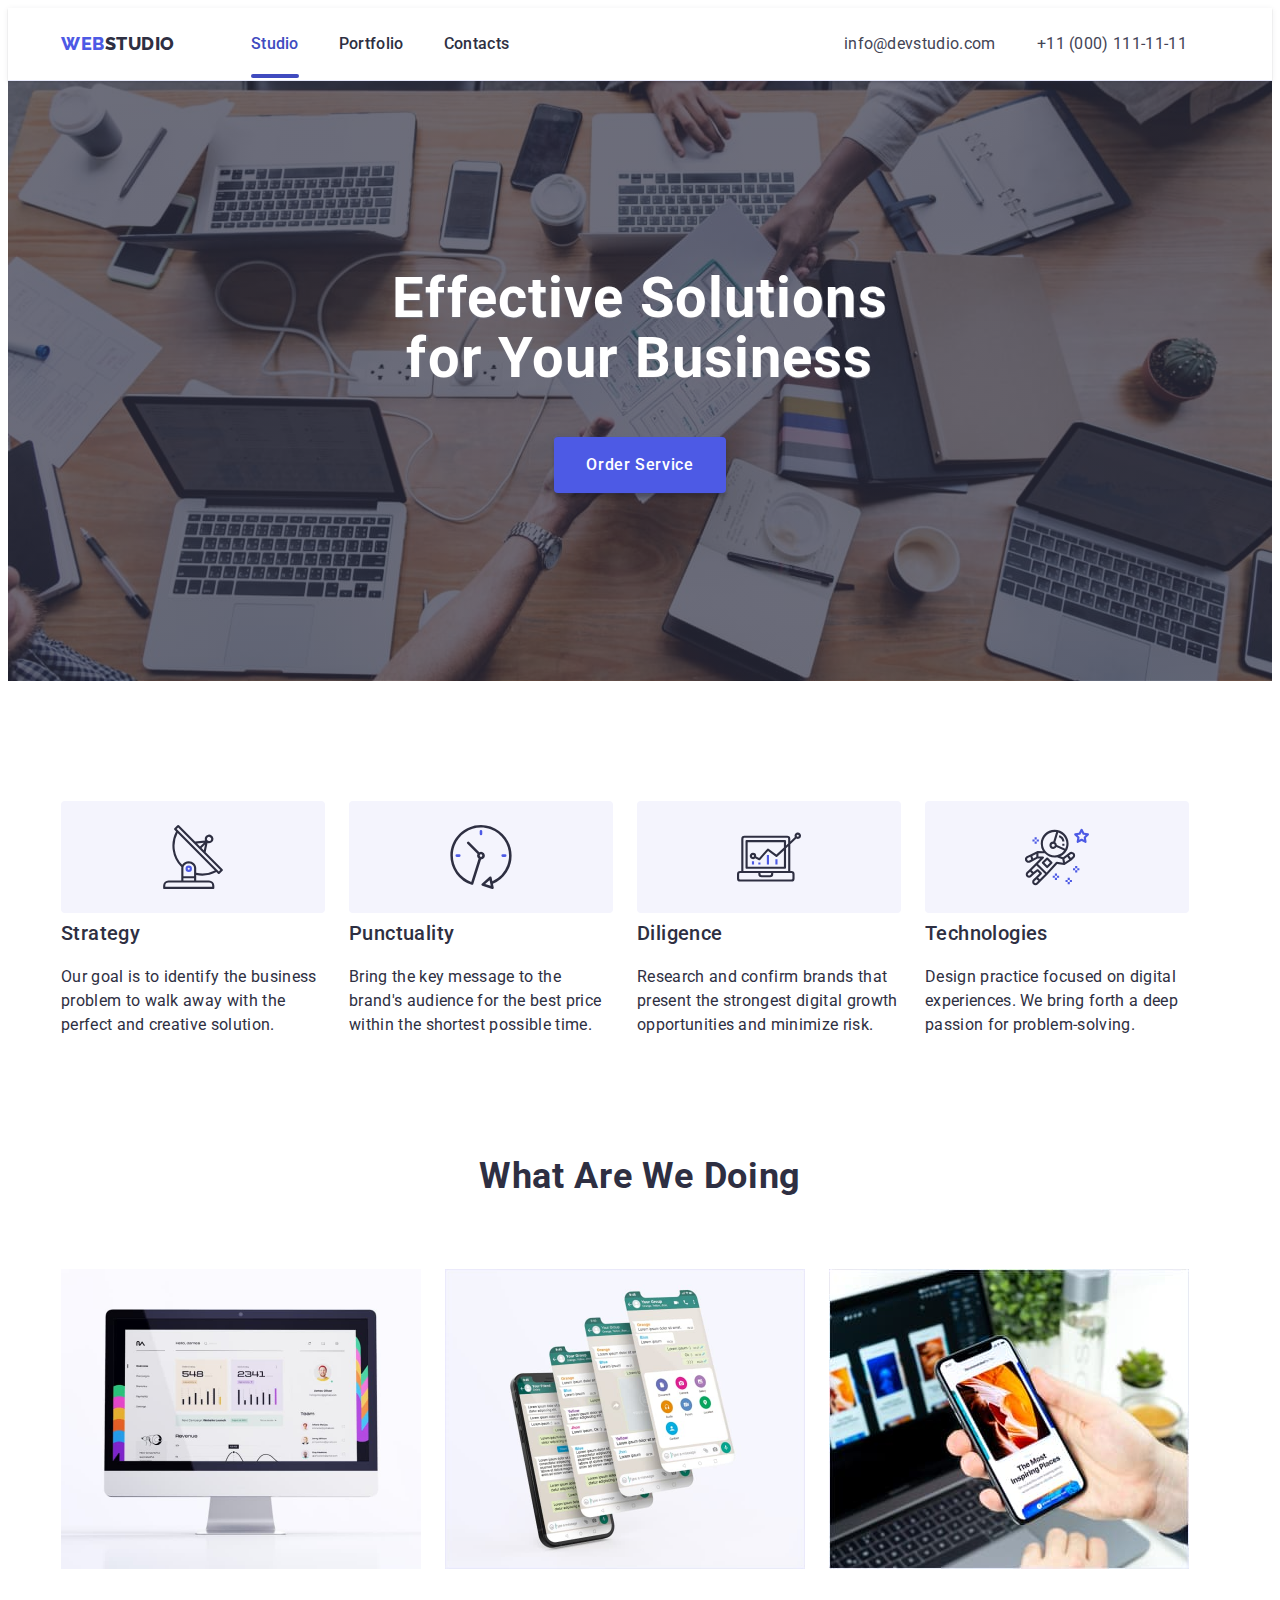
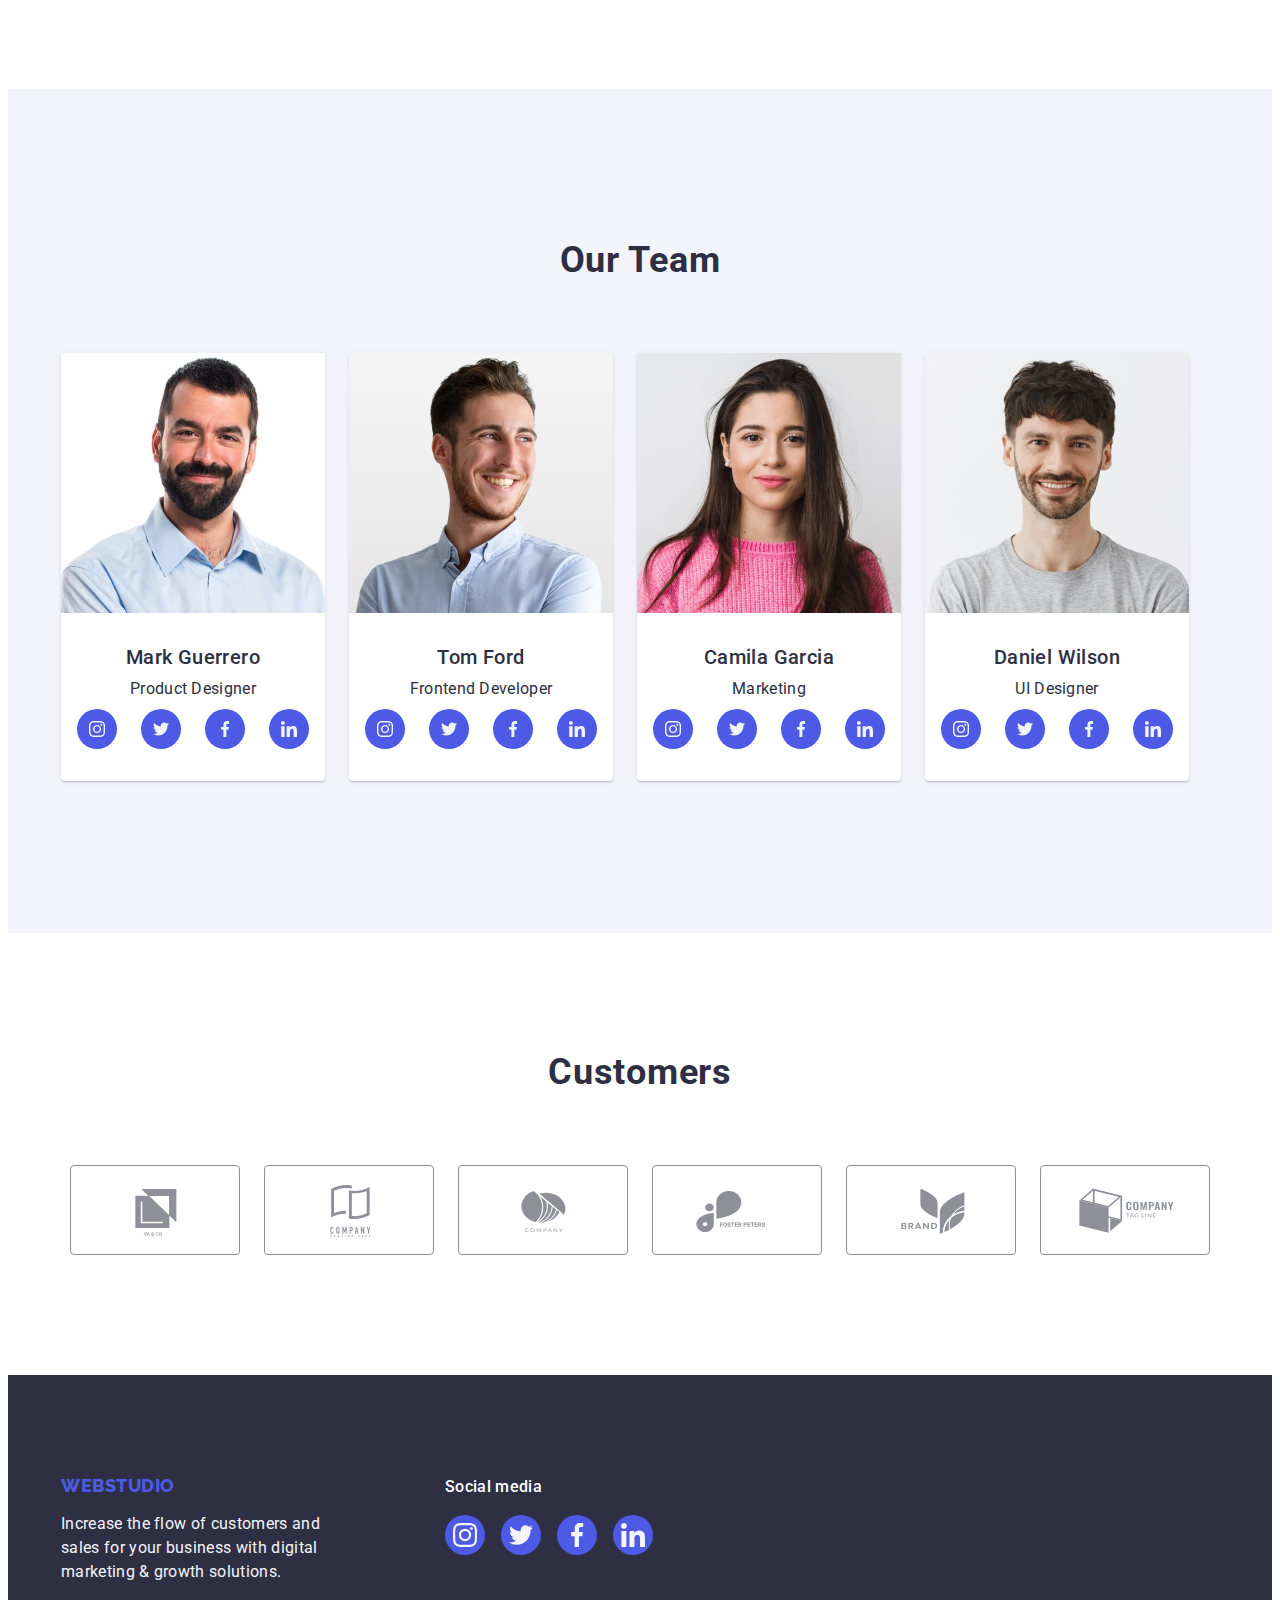
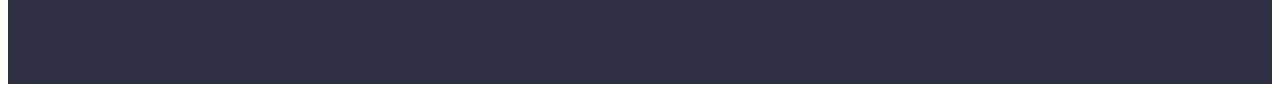
<file: index.html>
<!DOCTYPE html>
<html lang="en">

<head>
    <meta charset="UTF-8">
    <meta http-equiv="X-UA-Compatible" content="IE=edge">
    <meta name="viewport" content="width=device-width, initial-scale=1.0">
    <title>WebStudio</title>
    <link rel="preconnect" href="https://fonts.googleapis.com">
    <link rel="preconnect" href="https://fonts.gstatic.com" crossorigin>
    <link
        href="https://fonts.googleapis.com/css2?family=Montserrat:wght@400;700&family=Raleway:wght@800&family=Roboto:wght@400;500;700;900&display=swap"
        rel="stylesheet">
    <link rel="stylesheet" href="https://cdnjs.cloudflare.com/ajax/libs/modern-normalize/2.0.0/modern-normalize.min.css"
        integrity="sha512-4xo8blKMVCiXpTaLzQSLSw3KFOVPWhm/TRtuPVc4WG6kUgjH6J03IBuG7JZPkcWMxJ5huwaBpOpnwYElP/m6wg=="
        crossorigin="anonymous" referrerpolicy="no-referrer">
    <link rel="stylesheet" href="./css/styles.css">
</head>

<body>
    <!-- HEADER -->

    <header class="header">
        <div class="container header-container">
            <nav class="header-nav">
                <a class="header-logo link link-logo" href="./index.html">Web<span class="logo-header">Studio</span></a>
                <ul class="list list-menu">
                    <li class="header-item">
                        <a class="header-link link link-logo active" href="./index.html">Studio</a>
                    </li>
                    <li class="header-item">
                        <a class="header-link link link-logo" href="./portfolio.html">Portfolio</a>
                    </li>
                    <li class="header-item">
                        <a class="header-link link link-logo" href="">Contacts</a>
                    </li>
                </ul>
            </nav>
            <address class="header-adr">
                <ul class="list list-contacts">
                    <li class="item-mail">
                        <a class="link-contact link link-logo" href="mailto:info@devstudio.com">info@devstudio.com</a>
                    </li>
                    <li class="item-tel">
                        <a class="link-contact link link-logo" href="tel:+110001111111">+11 (000) 111-11-11</a>
                    </li>
                </ul>
            </address>
        </div>
    </header>

    <!-- MAIN -->

    <main class="main">

        <!-- EFFECTIVE SOLUTIONS FOR YOUR BUSINESS -->

        <section class="solutions-section">
            <div class="container solutions-cont">
                <h1 class="title solutions-title">Effective Solutions for Your Business</h1>
                <button class="btn" type="button" data-modal-open>Order Service</button>
            </div>
        </section>

        <!-- ADVANTAGES -->

        <section class="advantages-section">
            <div class="container advantages-conteiner">
                <h2 class="visually-hidden">advantages</h2>
                <ul class="list advantages-list">
                    <li class="advantages-item">
                        <div class="conteiner-icon">
                            <svg class="advantages-icon" width="64" height="64">
                                <use href="./images/icons.svg#icon-antenna"></use>
                            </svg>
                        </div>
                        <h3 class="advantages-title title">Strategy</h3>
                        <p class="advantages-text text">Our goal is to identify the business problem to walk away
                            with
                            the perfect and creative solution.
                        </p>
                    </li>
                    <li class="advantages-item">
                        <div class="conteiner-icon">
                            <svg class="advantages-icon" width="64" height="64">
                                <use href="./images/icons.svg#icon-clock"></use>
                            </svg>
                        </div>
                        <h3 class="advantages-title title">Punctuality</h3>
                        <p class="advantages-text text">Bring the key message to the brand's audience for the best
                            price
                            within the shortest possible
                            time.</p>
                    </li>
                    <li class="advantages-item">
                        <div class="conteiner-icon">
                            <svg class="advantages-icon" width="64" height="64">
                                <use href="./images/icons.svg#icon-diagram"></use>
                            </svg>
                        </div>
                        <h3 class="advantages-title title">Diligence</h3>
                        <p class="advantages-text text">Research and confirm brands that present the strongest
                            digital
                            growth opportunities and minimize
                            risk.</p>
                    </li>
                    <li class="advantages-item">
                        <div class="conteiner-icon">
                            <svg class="advantages-icon" width="64" height="64">
                                <use href="./images/icons.svg#icon-astronaut"></use>
                            </svg>
                        </div>
                        <h3 class="advantages-title title">Technologies</h3>
                        <p class="advantages-text text">Design practice focused on digital experiences. We bring
                            forth a
                            deep passion for
                            problem-solving.</p>
                    </li>
                </ul>
            </div>
        </section>

        <!-- WHAT ARE WE DOING -->

        <section class="content-section">
            <div class="container">
                <h2 class="content-title title">What are we doing</h2>
                <ul class="list content-list">
                    <li class="content-img">
                        <img src="./images/rectangle.jpg" alt="monitor" width="360" height="300">
                    </li>
                    <li class="content-img">
                        <img src="./images/rectangle1.jpg" alt="phone" width="360" height="300">
                    </li>
                    <li class="content-img">
                        <img src="./images/rectangle2.jpg" alt="desctop" width="360" height="300">
                    </li>
                </ul>
            </div>
        </section>

        <!-- OUR TEAM -->

        <section class="team-section">
            <div class="container container-ot">
                <h2 class="team-title title">Our Team</h2>
                <ul class="list team-list">
                    <li class="team-item">
                        <img src="./images/mark.jpg" alt="Product Designer" width="264" height="260">
                        <div class="item-info">
                            <h3 class="title team-name">Mark Guerrero</h3>
                            <p class="text team-text">Product Designer</p>
                            <ul class="list sl-list">
                                <li class="item sl-item">
                                    <a class="link sl-link" href="" aria-label="instagram">
                                        <svg class="icon-ot" width="16" height="16">
                                            <use href="./images/icons.svg#icon-instagram"></use>
                                        </svg>
                                    </a>
                                </li>
                                <li class="item sl-item">
                                    <a class="link sl-link" href="" aria-label="twitter">
                                        <svg class="icon-ot" width="16" height="16">
                                            <use href="./images/icons.svg#icon-twitter"></use>
                                        </svg>
                                    </a>
                                </li>
                                <li class="item sl-item">
                                    <a class="link sl-link" href="" aria-label="facebook">
                                        <svg class="icon-ot" width="16" height="16">
                                            <use href="./images/icons.svg#icon-facebook"></use>
                                        </svg>
                                    </a>
                                </li>
                                <li class="item sl-item">
                                    <a class="link sl-link" href="" aria-label="linkedin">
                                        <svg class="icon-ot" width="16" height="16">
                                            <use href="./images/icons.svg#icon-linkedin"></use>
                                        </svg>
                                    </a>
                                </li>
                            </ul>
                        </div>
                    </li>
                    <li class="team-item">
                        <img src="./images/tomford.jpg" alt="Frontend Developer" width="264" height="260">
                        <div class="item-info">
                            <h3 class="title team-name">Tom Ford</h3>
                            <p class="text team-text">Frontend Developer</p>
                            <ul class="list sl-list">
                                <li class="item sl-item">
                                    <a class="link sl-link" href="" aria-label="instagram">
                                        <svg class="icon-ot" width="16" height="16">
                                            <use href="./images/icons.svg#icon-instagram"></use>
                                        </svg>
                                    </a>
                                </li>
                                <li class="item sl-item">
                                    <a class="link sl-link" href="" aria-label="twitter">
                                        <svg class="icon-ot" width="16" height="16">
                                            <use href="./images/icons.svg#icon-twitter"></use>
                                        </svg>
                                    </a>
                                </li>
                                <li class="item sl-item">
                                    <a class="link sl-link" href="" aria-label="facebook">
                                        <svg class="icon-ot" width="16" height="16">
                                            <use href="./images/icons.svg#icon-facebook"></use>
                                        </svg>
                                    </a>
                                </li>
                                <li class="item sl-item">
                                    <a class="link sl-link" href="" aria-label="linkedin">
                                        <svg class="icon-ot" width="16" height="16">
                                            <use href="./images/icons.svg#icon-linkedin"></use>
                                        </svg>
                                    </a>
                                </li>
                            </ul>
                        </div>
                    </li>
                    <li class="team-item">
                        <img src="./images/camila.jpg" alt="Marketing" width="264" height="260">
                        <div class="item-info">
                            <h3 class="title team-name">Camila Garcia</h3>
                            <p class="text team-text">Marketing</p>
                            <ul class="list sl-list">
                                <li class="item sl-item">
                                    <a class="link sl-link" href="" aria-label="instagram">
                                        <svg class="icon-ot" width="16" height="16">
                                            <use href="./images/icons.svg#icon-instagram"></use>
                                        </svg>
                                    </a>
                                </li>
                                <li class="item sl-item">
                                    <a class="link sl-link" href="" aria-label="twitter">
                                        <svg class="icon-ot" width="16" height="16">
                                            <use href="./images/icons.svg#icon-twitter"></use>
                                        </svg>
                                    </a>
                                </li>
                                <li class="item sl-item">
                                    <a class="link sl-link" href="" aria-label="facebook">
                                        <svg class="icon-ot" width="16" height="16">
                                            <use href="./images/icons.svg#icon-facebook"></use>
                                        </svg>
                                    </a>
                                </li>
                                <li class="item sl-item">
                                    <a class="link sl-link" href="" aria-label="linkedin">
                                        <svg class="icon-ot" width="16" height="16">
                                            <use href="./images/icons.svg#icon-linkedin"></use>
                                        </svg>
                                    </a>
                                </li>
                            </ul>
                        </div>

                    </li>
                    <li class="team-item">
                        <img src="./images/daniel.jpg" alt="UI Designer" width="264" height="260">
                        <div class="item-info">
                            <h3 class="title team-name">Daniel Wilson</h3>
                            <p class="text team-text">UI Designer</p>
                            <ul class="list sl-list">
                                <li class="item sl-item">
                                    <a class="link sl-link" href="" aria-label="instagram">
                                        <svg class="icon-ot" width="16" height="16">
                                            <use href="./images/icons.svg#icon-instagram"></use>
                                        </svg>
                                    </a>
                                </li>
                                <li class="item sl-item">
                                    <a class="link sl-link" href="" aria-label="twitter">
                                        <svg class="icon-ot" width="16" height="16">
                                            <use href="./images/icons.svg#icon-twitter"></use>
                                        </svg>
                                    </a>
                                </li>
                                <li class="item sl-item">
                                    <a class="link sl-link" href="" aria-label="facebook">
                                        <svg class="icon-ot" width="16" height="16">
                                            <use href="./images/icons.svg#icon-facebook"></use>
                                        </svg>
                                    </a>
                                </li>
                                <li class="item sl-item">
                                    <a class="link sl-link" href="" aria-label="linkedin">
                                        <svg class="icon-ot" width="16" height="16">
                                            <use href="./images/icons.svg#icon-linkedin"></use>
                                        </svg>
                                    </a>
                                </li>
                            </ul>
                        </div>
                    </li>
                </ul>
            </div>
        </section>
        <!-- CLIENTS -->
        <section class="clients-section">
            <div class="container">
                <h2 class="title clients-title">Customers</h2>
                <ul class="list cliets-list">
                    <li class="item clients-item">
                        <a class="link clients-link" href="" aria-label="logo 1">
                            <svg class="clients-icon" width="104" height="56">
                                <use href="./images/icons.svg#icon-logo-1"></use>
                            </svg>
                        </a>
                    </li>
                    <li class="item clients-item">
                        <a class="link clients-link" href="" aria-label="logo 2">
                            <svg class="clients-icon" width="104" height="56">
                                <use href="./images/icons.svg#icon-logo-2"></use>
                            </svg>
                        </a>
                    </li>
                    <li class="item clients-item">
                        <a class="link clients-link" href="" aria-label="logo 3">
                            <svg class="clients-icon" width="104" height="56">
                                <use href="./images/icons.svg#icon-logo-3"></use>
                            </svg>
                        </a>
                    </li>
                    <li class="item clients-item">
                        <a class="link clients-link" href="" aria-label="logo 4">
                            <svg class="clients-icon" width="104" height="56">
                                <use href="./images/icons.svg#icon-logo-4"></use>
                            </svg>
                        </a>
                    </li>
                    <li class="item clients-item">
                        <a class="link clients-link" href="" aria-label="logo 5">
                            <svg class="clients-icon" width="104" height="56">
                                <use href="./images/icons.svg#icon-logo-5"></use>
                            </svg>
                        </a>
                    </li>
                    <li class="item clients-item">
                        <a class="link clients-link" href="" aria-label="logo 6">
                            <svg class="clients-icon" width="104" height="56">
                                <use href="./images/icons.svg#icon-logo-6"></use>
                            </svg>
                        </a>
                    </li>
                </ul>
            </div>
        </section>
    </main>

    <!-- FOOTER -->
    <!-- LOGO -->

    <footer class="footer">
        <div class="container footer-container">
            <div class="conteiner-logo">
                <a class="link footer-logo" href="./index.html">Web<span class="logo-footer">Studio</span>
                </a>
                <p class="footer-text">
                    Increase the flow of customers and sales for your business with digital marketing & growth
                    solutions.
                </p>
            </div>
            <!-- SOCIAL MEDIA -->
            <div class="social_media">
                <p class="footer-text text-sm">Social media</p>
                <ul class="list sm-list">
                    <li class="item sm-item">
                        <a class="link sm-link" href="" aria-label="instagram">
                            <svg class="icon-footer" width="24" height="24">
                                <use href="./images/icons.svg#icon-instagram"></use>
                            </svg>
                        </a>
                    </li>
                    <li class="item sm-item">
                        <a class="link sm-link" href="" aria-label="twitter">
                            <svg class="icon-footer" width="24" height="24">
                                <use href="./images/icons.svg#icon-twitter"></use>
                            </svg>
                        </a>
                    </li>
                    <li class="item sm-item">
                        <a class="link sm-link" href="" aria-label="facebook">
                            <svg class="icon-footer" width="24" height="24">
                                <use href="./images/icons.svg#icon-facebook"></use>
                            </svg>
                        </a>
                    </li>
                    <li class="item sm-item">
                        <a class="link sm-link" href="" aria-label="linkedin">
                            <svg class="icon-footer" width="24" height="24">
                                <use href="./images/icons.svg#icon-linkedin"></use>
                            </svg>
                        </a>
                    </li>
                </ul>
            </div>
        </div>
    </footer>
    <div class="backdrop is-hidden" data-modal>
        <div class="modal">
            <button class="modal-btn" type="button" data-modal-close>
                <svg class="modal-icon" width="8" height="8">
                    <use href="./images/icons.svg#icon-close"></use>
                </svg>
            </button>
        </div>
    </div>
    <script src="./js/modal.js"></script>
</body>

</html>
</file>
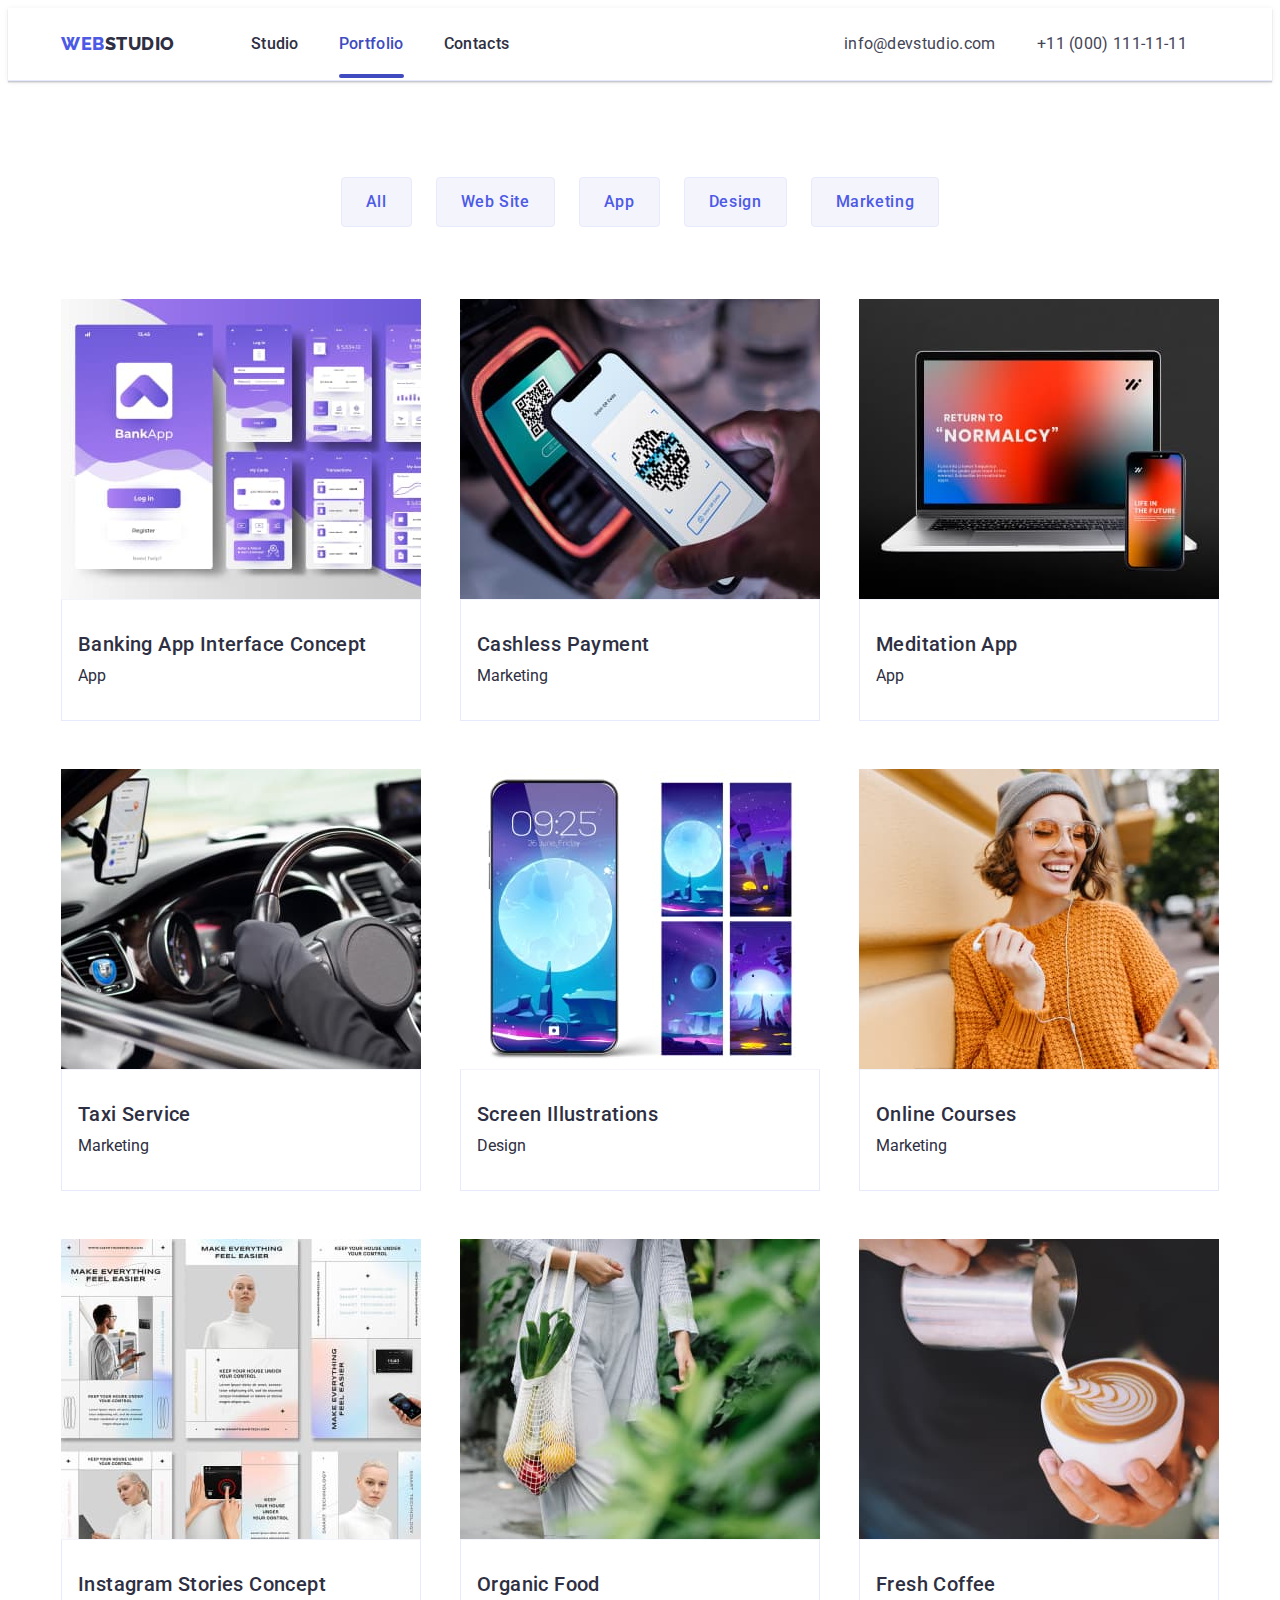
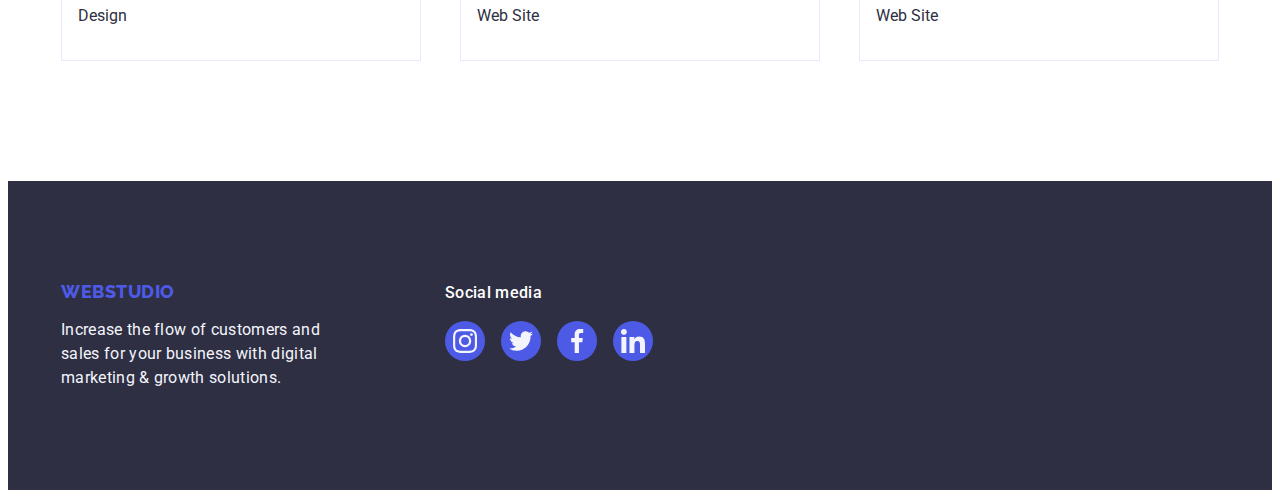
<file: portfolio.html>
<!DOCTYPE html>
<html lang="en">

<head>
    <meta charset="UTF-8">
    <meta http-equiv="X-UA-Compatible" content="IE=edge">
    <meta name="viewport" content="width=device-width, initial-scale=1.0">
    <title>Portfolio</title>
    <link rel="preconnect" href="https://fonts.googleapis.com">
    <link rel="preconnect" href="https://fonts.gstatic.com" crossorigin>
    <link
        href="https://fonts.googleapis.com/css2?family=Montserrat:wght@400;700&family=Raleway:wght@800&family=Roboto:wght@400;500;700;900&display=swap"
        rel="stylesheet">
    <link rel="stylesheet" href="https://cdnjs.cloudflare.com/ajax/libs/modern-normalize/2.0.0/modern-normalize.min.css"
        integrity="sha512-4xo8blKMVCiXpTaLzQSLSw3KFOVPWhm/TRtuPVc4WG6kUgjH6J03IBuG7JZPkcWMxJ5huwaBpOpnwYElP/m6wg=="
        crossorigin="anonymous" referrerpolicy="no-referrer">
    <link rel="stylesheet" href="./css/styles.css">
</head>

<body>
    <!-- HEADER -->

    <header class="header">
        <div class="container header-container">
            <nav class="header-nav">
                <a class="header-logo link link-logo" href="./index.html">Web<span class="logo-header">Studio</span></a>
                <ul class="list list-menu">
                    <li class="header-item">
                        <a class="header-link link link-logo" href="./index.html">Studio</a>
                    </li>
                    <li class="header-item">
                        <a class="header-link link link-logo active" href="./portfolio.html">Portfolio</a>
                    </li>
                    <li class="header-item">
                        <a class="header-link link link-logo" href="">Contacts</a>
                    </li>
                </ul>
            </nav>
            <address class="header-adr">
                <ul class="list list-contacts">
                    <li class="item-mail">
                        <a class="link-contact link link-logo" href="mailto:info@devstudio.com">info@devstudio.com</a>
                    </li>
                    <li class="item-tel">
                        <a class="link-contact link link-logo" href="tel:+110001111111">+11 (000) 111-11-11</a>
                    </li>
                </ul>
            </address>
        </div>
    </header>

    <!-- MAIN -->

    <main class="main-filters">

        <!-- FILTERS -->

        <section class="filters">
            <div class="container">
                <h1 class="visually-hidden">Filters</h1>
                <ul class="list list-btn">
                    <li class="item-btn">
                        <button class="filters-btn" type="button">All</button>
                    </li>
                    <li class="item-btn">
                        <button class="filters-btn" type="button">Web Site</button>
                    </li>
                    <li class="item-btn">
                        <button class="filters-btn" type="button">App</button>
                    </li>
                    <li class="item-btn">
                        <button class="filters-btn" type="button">Design</button>
                    </li>
                    <li class="item-btn">
                        <button class="filters-btn" type="button">Marketing</button>
                    </li>
                </ul>

                <!-- PROJECT CARD 1 -->

                <ul class="list card-list">
                    <li class="card-item item-pay">
                        <a class="link img link-img">
                            <img class="box" src="./images/app-1.jpg" alt="app interface" width="360" height="300">
                            <div class="overlay">
                                <p>
                                    14 Stylish and User-Friendly App Design Concepts · Task Manager App ·
                                    Calorie Tracker App · Exotic Fruit Ecommerce App ·
                                    Cloud Storage App
                                </p>
                            </div>
                            <div class="content-filters content-pay">
                                <h2 class="card-title">Banking App Interface Concept</h2>
                                <p class="card-text">App</p>
                            </div>
                        </a>
                    </li>
                    <li class="card-item item-pay">
                        <a class="link img">
                            <img src="./images/marketing-1.jpg" alt="pay" width="360" height="300">
                            <div class="overlay">
                                <p>
                                    14 Stylish and User-Friendly App Design Concepts · Task Manager App ·
                                    Calorie Tracker App · Exotic Fruit Ecommerce App ·
                                    Cloud Storage App
                                </p>
                            </div>
                            <div class="content-filters content-pay">
                                <h2 class="card-title">Cashless Payment</h2>
                                <p class="card-text">Marketing</p>
                            </div>
                        </a>
                    </li>
                    <li class="card-item item-pay">
                        <a class="link img">
                            <img src="./images/app-2.jpg" alt="meditation app" width="360" height="300">
                            <div class="overlay">
                                <p>
                                    14 Stylish and User-Friendly App Design Concepts · Task Manager App ·
                                    Calorie Tracker App · Exotic Fruit Ecommerce App ·
                                    Cloud Storage App
                                </p>
                            </div>
                            <div class="content-filters content-pay">
                                <h2 class="card-title">Meditation App</h2>
                                <p class="card-text">App</p>
                            </div>
                        </a>
                    </li>

                    <!-- PROJECT CARD 2 -->

                    <li class="card-item item-pay">
                        <a class="link img">
                            <img src="./images/marketing-2.jpg" alt="Taxi Service" width="360" height="300">
                            <div class="overlay">
                                <p>
                                    14 Stylish and User-Friendly App Design Concepts · Task Manager App ·
                                    Calorie Tracker App · Exotic Fruit Ecommerce App ·
                                    Cloud Storage App
                                </p>
                            </div>
                            <div class="content-filters content-pay">
                                <h2 class="card-title">Taxi Service</h2>
                                <p class="card-text">Marketing</p>
                            </div>
                        </a>
                    </li>
                    <li class="card-item item-pay">
                        <a class="link img">
                            <img src="./images/desing-2.jpg" alt="Screen Illustrations" width="360" height="300">
                            <div class="overlay">
                                <p>
                                    14 Stylish and User-Friendly App Design Concepts · Task Manager App ·
                                    Calorie Tracker App · Exotic Fruit Ecommerce App ·
                                    Cloud Storage App
                                </p>
                            </div>
                            <div class="content-filters content-pay">
                                <h2 class="card-title">Screen Illustrations</h2>
                                <p class="card-text">Design</p>
                            </div>
                        </a>
                    </li>
                    <li class="card-item item-pay">
                        <a class="link img">
                            <img src="./images/marketing-3.jpg" alt="Online Courses" width="360" height="300">
                            <div class="overlay">
                                <p>
                                    14 Stylish and User-Friendly App Design Concepts · Task Manager App ·
                                    Calorie Tracker App · Exotic Fruit Ecommerce App ·
                                    Cloud Storage App
                                </p>
                            </div>
                            <div class="content-filters content-pay">
                                <h2 class="card-title">Online Courses</h2>
                                <p class="card-text">Marketing</p>
                            </div>
                        </a>
                    </li>

                    <!-- PROJECT CARD 3 -->

                    <li class="card-item item-pay">
                        <a class="link img">
                            <img src="./images/desing-1.jpg" alt="Instagram Stories Concept" width="360" height="300">
                            <div class="overlay">
                                <p>
                                    14 Stylish and User-Friendly App Design Concepts · Task Manager App ·
                                    Calorie Tracker App · Exotic Fruit Ecommerce App ·
                                    Cloud Storage App
                                </p>
                            </div>
                            <div class="content-filters content-pay">
                                <h2 class="card-title">Instagram Stories Concept</h2>
                                <p class="card-text">Design</p>
                            </div>
                        </a>
                    </li>
                    <li class="card-item item-pay">
                        <a class="link img">
                            <img src="./images/vebsite-1.jpg" alt="Organic Food" width="360" height="300">
                            <div class="overlay">
                                <p>
                                    14 Stylish and User-Friendly App Design Concepts · Task Manager App ·
                                    Calorie Tracker App · Exotic Fruit Ecommerce App ·
                                    Cloud Storage App
                                </p>
                            </div>
                            <div class="content-filters content-pay">
                                <h2 class="card-title">Organic Food</h2>
                                <p class="card-text">Web Site</p>
                            </div>
                        </a>
                    </li>
                    <li class="card-item item-pay">
                        <a class="link img">
                            <img src="./images/vebsite-2.jpg" alt="Fresh Coffee" width="360" height="300">
                            <div class="overlay">
                                <p>
                                    14 Stylish and User-Friendly App Design Concepts · Task Manager App ·
                                    Calorie Tracker App · Exotic Fruit Ecommerce App ·
                                    Cloud Storage App
                                </p>
                            </div>
                            <div class="content-filters content-pay">
                                <h2 class="card-title">Fresh Coffee</h2>
                                <p class="card-text">Web Site</p>
                            </div>
                        </a>
                    </li>
                </ul>
            </div>
        </section>
    </main>

    <!-- FOOTER -->

    <footer class="footer">
        <div class="container footer-container">
            <div class="conteiner-logo">
                <a class="link footer-logo" href="./index.html">Web<span class="logo-footer">Studio</span>
                </a>
                <p class="footer-text">
                    Increase the flow of customers and sales for your business with digital marketing & growth
                    solutions.
                </p>
            </div>
            <!-- SOCIAL MEDIA -->
            <div class="social_media">
                <p class="footer-text text-sm">Social media</p>
                <ul class="list sm-list">
                    <li class="item sm-item">
                        <a class="link sm-link" href="" aria-label="instagram">
                            <svg class="icon-footer" width="24" height="24">
                                <use href="./images/icons.svg#icon-instagram"></use>
                            </svg>
                        </a>
                    </li>
                    <li class="item sm-item">
                        <a class="link sm-link" href="" aria-label="twitter">
                            <svg class="icon-footer" width="24" height="24">
                                <use href="./images/icons.svg#icon-twitter"></use>
                            </svg>
                        </a>
                    </li>
                    <li class="item sm-item">
                        <a class="link sm-link" href="" aria-label="facebook">
                            <svg class="icon-footer" width="24" height="24">
                                <use href="./images/icons.svg#icon-facebook"></use>
                            </svg>
                        </a>
                    </li>
                    <li class="item sm-item">
                        <a class="link sm-link" href="" aria-label="linkedin">
                            <svg class="icon-footer" width="24" height="24">
                                <use href="./images/icons.svg#icon-linkedin"></use>
                            </svg>
                        </a>
                    </li>
                </ul>
            </div>
        </div>
    </footer>
</body>

</html>
</file>
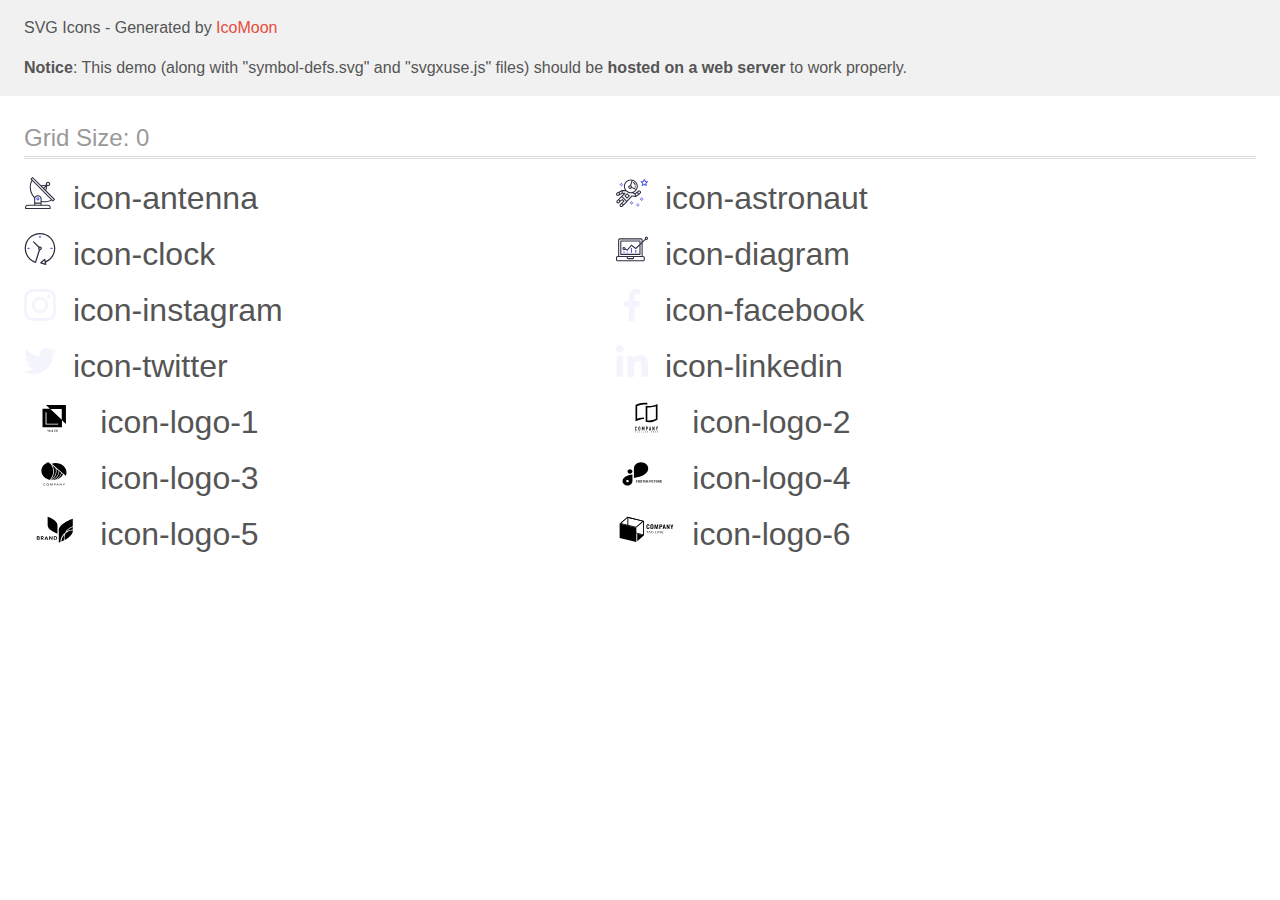
<file: images/icon/icomoon/demo-external-svg.html>
<!doctype html>
<html>
<head>
    <title>IcoMoon - SVG Icons</title>
    <meta charset="utf-8">
    <meta name="viewport" content="width=device-width, initial-scale=1">
    <link rel="stylesheet" href="demo-files/demo.css">
    <link rel="stylesheet" href="style.css">
</head>
<body>
<header class="bgc1 clearfix">
<div class="mhl">
    <p>SVG Icons - Generated by <a href="https://icomoon.io/app">IcoMoon</a></p><p><strong>Notice</strong>: This demo (along with "symbol-defs.svg" and "svgxuse.js" files) should be <b>hosted on a web server</b> to work properly.</p>
</div>
</header>
    <div class="clearfix mhl ptl">
        <h1 class="mvm mtn fgc1">Grid Size: 0</h1>
        <div class="glyph fs1">
            <div class="clearfix pbs">
                <svg class="icon icon-antenna"><use xlink:href="symbol-defs.svg#icon-antenna"></use></svg><span class="name"> icon-antenna</span>
            </div>
        </div>
        <div class="glyph fs1">
            <div class="clearfix pbs">
                <svg class="icon icon-astronaut"><use xlink:href="symbol-defs.svg#icon-astronaut"></use></svg><span class="name"> icon-astronaut</span>
            </div>
        </div>
        <div class="glyph fs1">
            <div class="clearfix pbs">
                <svg class="icon icon-clock"><use xlink:href="symbol-defs.svg#icon-clock"></use></svg><span class="name"> icon-clock</span>
            </div>
        </div>
        <div class="glyph fs1">
            <div class="clearfix pbs">
                <svg class="icon icon-diagram"><use xlink:href="symbol-defs.svg#icon-diagram"></use></svg><span class="name"> icon-diagram</span>
            </div>
        </div>
        <div class="glyph fs1">
            <div class="clearfix pbs">
                <svg class="icon icon-instagram"><use xlink:href="symbol-defs.svg#icon-instagram"></use></svg><span class="name"> icon-instagram</span>
            </div>
        </div>
        <div class="glyph fs1">
            <div class="clearfix pbs">
                <svg class="icon icon-facebook"><use xlink:href="symbol-defs.svg#icon-facebook"></use></svg><span class="name"> icon-facebook</span>
            </div>
        </div>
        <div class="glyph fs1">
            <div class="clearfix pbs">
                <svg class="icon icon-twitter"><use xlink:href="symbol-defs.svg#icon-twitter"></use></svg><span class="name"> icon-twitter</span>
            </div>
        </div>
        <div class="glyph fs1">
            <div class="clearfix pbs">
                <svg class="icon icon-linkedin"><use xlink:href="symbol-defs.svg#icon-linkedin"></use></svg><span class="name"> icon-linkedin</span>
            </div>
        </div>
        <div class="glyph fs1">
            <div class="clearfix pbs">
                <svg class="icon icon-logo-1"><use xlink:href="symbol-defs.svg#icon-logo-1"></use></svg><span class="name"> icon-logo-1</span>
            </div>
        </div>
        <div class="glyph fs1">
            <div class="clearfix pbs">
                <svg class="icon icon-logo-2"><use xlink:href="symbol-defs.svg#icon-logo-2"></use></svg><span class="name"> icon-logo-2</span>
            </div>
        </div>
        <div class="glyph fs1">
            <div class="clearfix pbs">
                <svg class="icon icon-logo-3"><use xlink:href="symbol-defs.svg#icon-logo-3"></use></svg><span class="name"> icon-logo-3</span>
            </div>
        </div>
        <div class="glyph fs1">
            <div class="clearfix pbs">
                <svg class="icon icon-logo-4"><use xlink:href="symbol-defs.svg#icon-logo-4"></use></svg><span class="name"> icon-logo-4</span>
            </div>
        </div>
        <div class="glyph fs1">
            <div class="clearfix pbs">
                <svg class="icon icon-logo-5"><use xlink:href="symbol-defs.svg#icon-logo-5"></use></svg><span class="name"> icon-logo-5</span>
            </div>
        </div>
        <div class="glyph fs1">
            <div class="clearfix pbs">
                <svg class="icon icon-logo-6"><use xlink:href="symbol-defs.svg#icon-logo-6"></use></svg><span class="name"> icon-logo-6</span>
            </div>
        </div>
  </div>
<script defer src="svgxuse.js"></script>
</body>
</html>
</file>
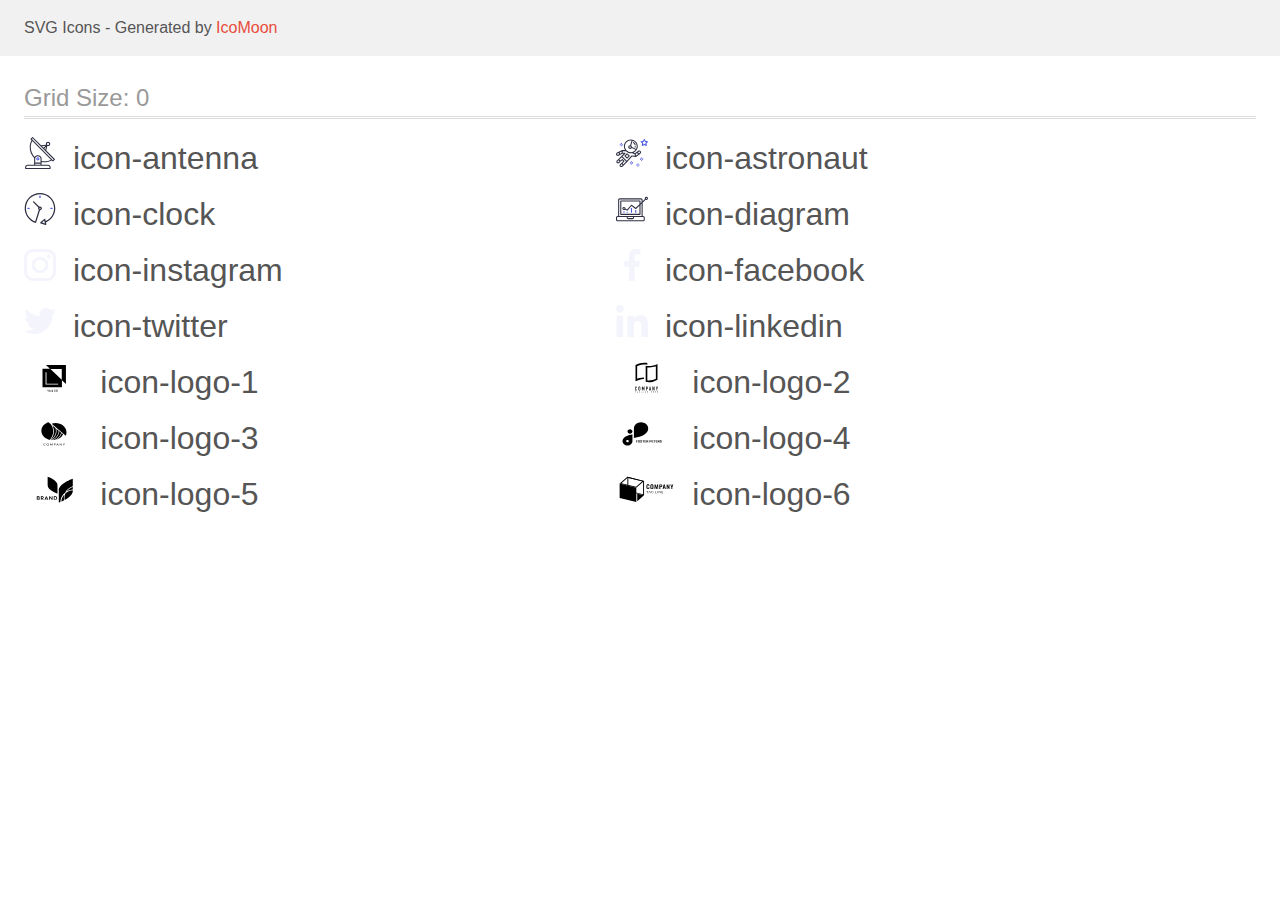
<file: images/icon/icomoon/demo.html>
<!doctype html>
<html>
<head>
    <title>IcoMoon - SVG Icons</title>
    <meta charset="utf-8">
    <meta name="viewport" content="width=device-width, initial-scale=1">
    <link rel="stylesheet" href="demo-files/demo.css">
    <link rel="stylesheet" href="style.css">
</head>
<body>
<svg aria-hidden="true" style="position: absolute; width: 0; height: 0; overflow: hidden;" version="1.1" xmlns="http://www.w3.org/2000/svg" xmlns:xlink="http://www.w3.org/1999/xlink">
<defs>
<symbol id="icon-antenna" viewBox="0 0 32 32">
<path fill="#2e2f42" style="fill: var(--color1, #2e2f42)" d="M30.773 22.098l-8.443-8.505 0.937-4.615c0.242 0.094 0.499 0.144 0.758 0.146h0.006c1.192 0.014 2.17-0.941 2.184-2.133s-0.941-2.17-2.133-2.184c-1.192-0.014-2.17 0.941-2.184 2.133-0.003 0.255 0.039 0.509 0.125 0.749l-4.96 0.605-8.091-8.133c-0.099-0.101-0.235-0.159-0.377-0.16-0.14 0.001-0.274 0.056-0.373 0.155l-1.513 1.504c-0.208 0.208-0.208 0.546 0 0.754l0.814 0.826c-3.153 5.798-2.129 12.978 2.519 17.663 0.043 0.041 0.092 0.074 0.146 0.098-0.034 0.18-0.051 0.364-0.052 0.547v6.187h-6.4c-1.472 0.002-2.665 1.195-2.667 2.667v1.067c0 0.295 0.239 0.533 0.533 0.533h24.533c0.295 0 0.533-0.239 0.533-0.533v-1.067c-0.002-1.472-1.195-2.665-2.667-2.667h-6.4v-2.742c1.003 0.21 2.024 0.317 3.049 0.32 2.458-0.003 4.877-0.615 7.040-1.783l0.818 0.823c0.099 0.101 0.235 0.159 0.377 0.16 0.14-0.001 0.274-0.056 0.373-0.155l1.513-1.504c0.208-0.208 0.208-0.546 0-0.754zM23.28 6.233c0.418-0.415 1.093-0.414 1.509 0.004s0.414 1.093-0.004 1.508c-0.2 0.199-0.47 0.31-0.752 0.31h-0.003c-0.589-0.003-1.064-0.483-1.061-1.072 0.002-0.282 0.115-0.552 0.314-0.751h-0.002zM22.024 9.738l-0.598 2.946-1.175-1.182 1.774-1.763zM21.419 8.836l-1.92 1.909-1.485-1.493 3.405-0.415zM24.004 28.8c0.884 0 1.6 0.716 1.6 1.6v0.533h-23.467v-0.533c0-0.884 0.716-1.6 1.6-1.6h20.267zM16.537 26.667v1.067h-5.333v-1.067h5.333zM11.204 25.6v-4.053c0-1.294 1.196-2.347 2.667-2.347s2.667 1.053 2.667 2.347v4.053h-5.333zM17.604 23.904v-2.357c0-1.882-1.675-3.413-3.733-3.413-1.331-0.020-2.576 0.657-3.281 1.786-4.058-4.274-4.971-10.645-2.279-15.887l18.602 18.708c-2.872 1.461-6.165 1.873-9.309 1.163zM28.893 23.22l-21.057-21.181 0.755-0.752 7.935 7.98c0.004 0 0.006 0.007 0.010 0.010l13.115 13.191-0.757 0.752z"></path>
<path fill="#4d5ae5" style="fill: var(--color2, #4d5ae5)" d="M13.876 20.267h-0.005c-0.884-0.001-1.601 0.714-1.602 1.598s0.714 1.601 1.598 1.602h0.005c0.884 0.001 1.601-0.714 1.602-1.598s-0.714-1.601-1.598-1.602zM14.249 22.245c-0.1 0.1-0.236 0.156-0.378 0.155-0.295-0.002-0.532-0.242-0.531-0.536 0.001-0.141 0.057-0.276 0.157-0.375s0.233-0.154 0.373-0.155c0.295 0.002 0.532 0.242 0.531 0.536-0.001 0.141-0.057 0.276-0.157 0.375h0.005z"></path>
</symbol>
<symbol id="icon-astronaut" viewBox="0 0 32 32">
<path fill="#4d5ae5" style="fill: var(--color2, #4d5ae5)" d="M31.974 4.524c-0.063-0.193-0.229-0.333-0.43-0.363l-1.91-0.278-0.855-1.731c-0.179-0.365-0.777-0.365-0.956 0l-0.855 1.731-1.91 0.278c-0.201 0.029-0.367 0.17-0.431 0.363-0.062 0.193-0.011 0.405 0.135 0.547l1.383 1.348-0.326 1.903c-0.034 0.2 0.048 0.402 0.212 0.522 0.166 0.121 0.382 0.135 0.562 0.040l1.709-0.899 1.709 0.899c0.078 0.041 0.164 0.061 0.249 0.061 0.11 0 0.221-0.034 0.314-0.102 0.164-0.119 0.246-0.322 0.212-0.522l-0.326-1.903 1.383-1.348c0.145-0.142 0.197-0.354 0.135-0.547zM29.511 5.851c-0.125 0.122-0.183 0.299-0.153 0.472l0.191 1.114-1-0.526c-0.078-0.041-0.163-0.061-0.249-0.061s-0.17 0.020-0.249 0.061l-1.001 0.526 0.191-1.114c0.030-0.173-0.028-0.349-0.153-0.472l-0.81-0.789 1.119-0.163c0.174-0.025 0.324-0.134 0.402-0.292l0.5-1.013 0.5 1.013c0.078 0.157 0.228 0.267 0.402 0.292l1.119 0.163-0.809 0.789z"></path>
<path fill="#4d5ae5" style="fill: var(--color2, #4d5ae5)" d="M26.134 20.522h-1.067v1.067h1.067v-1.067z"></path>
<path fill="#4d5ae5" style="fill: var(--color2, #4d5ae5)" d="M26.134 22.656h-1.067v1.067h1.067v-1.067z"></path>
<path fill="#4d5ae5" style="fill: var(--color2, #4d5ae5)" d="M27.2 21.589h-1.067v1.067h1.067v-1.067z"></path>
<path fill="#4d5ae5" style="fill: var(--color2, #4d5ae5)" d="M25.067 21.589h-1.067v1.067h1.067v-1.067z"></path>
<path fill="#4d5ae5" style="fill: var(--color2, #4d5ae5)" d="M22.4 26.389h-1.067v1.067h1.067v-1.067z"></path>
<path fill="#4d5ae5" style="fill: var(--color2, #4d5ae5)" d="M22.4 28.522h-1.067v1.067h1.067v-1.067z"></path>
<path fill="#4d5ae5" style="fill: var(--color2, #4d5ae5)" d="M23.467 27.456h-1.067v1.067h1.067v-1.067z"></path>
<path fill="#4d5ae5" style="fill: var(--color2, #4d5ae5)" d="M21.333 27.456h-1.067v1.067h1.067v-1.067z"></path>
<path fill="#4d5ae5" style="fill: var(--color2, #4d5ae5)" d="M16 24.256h-1.067v1.067h1.067v-1.067z"></path>
<path fill="#4d5ae5" style="fill: var(--color2, #4d5ae5)" d="M16 26.389h-1.067v1.067h1.067v-1.067z"></path>
<path fill="#4d5ae5" style="fill: var(--color2, #4d5ae5)" d="M17.067 25.322h-1.067v1.067h1.067v-1.067z"></path>
<path fill="#4d5ae5" style="fill: var(--color2, #4d5ae5)" d="M14.933 25.322h-1.067v1.067h1.067v-1.067z"></path>
<path fill="#4d5ae5" style="fill: var(--color2, #4d5ae5)" d="M5.867 6.122h-1.067v1.067h1.067v-1.067z"></path>
<path fill="#4d5ae5" style="fill: var(--color2, #4d5ae5)" d="M5.867 8.255h-1.067v1.067h1.067v-1.067z"></path>
<path fill="#4d5ae5" style="fill: var(--color2, #4d5ae5)" d="M6.933 7.189h-1.067v1.067h1.067v-1.067z"></path>
<path fill="#4d5ae5" style="fill: var(--color2, #4d5ae5)" d="M4.8 7.189h-1.067v1.067h1.067v-1.067z"></path>
<path fill="#2e2f42" style="fill: var(--color1, #2e2f42)" d="M24.715 14.159c-0.287-0.388-0.709-0.637-1.188-0.705-0.481-0.068-0.956 0.058-1.34 0.352l-1.252 0.96-1.898 1.417-1.358-0.541c2.421-1.086 4.114-3.508 4.114-6.32 0-3.823-3.123-6.933-6.961-6.933s-6.961 3.11-6.961 6.933c0 1.386 0.414 2.674 1.12 3.758l-2.764-0.024c-0.002 0-0.003 0-0.005 0-0.009 0-0.015 0.004-0.023 0.005-0.053 0.002-0.105 0.013-0.155 0.031-0.013 0.005-0.026 0.008-0.038 0.013-0.006 0.003-0.013 0.003-0.019 0.006l-3.233 1.596c-0.001 0-0.001 0-0.001 0.001l-1.893 0.911c-0.021 0.009-0.042 0.021-0.063 0.035-0.755 0.502-1.012 1.489-0.598 2.295 0.22 0.429 0.595 0.745 1.056 0.889 0.178 0.055 0.359 0.083 0.539 0.083 0.29 0 0.577-0.071 0.839-0.211l1.388-0.738 2.264-1.169 1.357-0.008-5.442 5.416c-0.001 0.001-0.001 0.001-0.002 0.001l-1.339 1.333c-0.316 0.315-0.49 0.732-0.49 1.178s0.174 0.863 0.49 1.179c0.325 0.323 0.752 0.485 1.179 0.485s0.854-0.162 1.18-0.485l1.314-1.309 1.741-1.3 0.901 0.897-1.762 1.754c-0 0.001-0.001 0.001-0.002 0.001l-1.339 1.333c-0.316 0.315-0.49 0.732-0.49 1.178s0.174 0.863 0.49 1.179c0.325 0.323 0.753 0.485 1.18 0.485s0.855-0.162 1.18-0.485l3.482-3.467c0.001-0.001 0.001-0.001 0.001-0.002l1.010-1-0.004-0.004c0.006-0.006 0.015-0.009 0.022-0.015l5.166-5.658 3.471 0.494c0.025 0.004 0.050 0.005 0.075 0.005 0.065 0 0.127-0.015 0.187-0.038 0.018-0.006 0.033-0.015 0.050-0.023 0.019-0.010 0.039-0.015 0.058-0.027l3.213-2.133c0.012-0.008 0.018-0.021 0.029-0.029 0.013-0.010 0.029-0.014 0.041-0.026l1.271-1.191c0.662-0.62 0.753-1.635 0.212-2.362zM2.13 17.77c-0.173 0.093-0.37 0.111-0.558 0.052-0.187-0.058-0.338-0.186-0.427-0.358-0.161-0.314-0.068-0.695 0.214-0.902l1.314-0.632 0.449 1.313-0.992 0.527zM5.628 15.942l-1.548 0.8-0.439-1.283 2.027-1.001-0.040 1.484zM20.727 9.322c0 0.918-0.219 1.785-0.599 2.559l-4.181-1.899c-0.044-0.573-0.341-1.075-0.788-1.388l1.464-4.86c2.378 0.756 4.105 2.974 4.105 5.588zM8.938 9.322c0-3.235 2.644-5.867 5.894-5.867 0.253 0 0.5 0.021 0.745 0.052l-1.432 4.754c-0.019-0.001-0.037-0.006-0.057-0.006-1.033 0-1.873 0.837-1.873 1.867s0.84 1.867 1.873 1.867c0.694 0 1.294-0.383 1.618-0.945l3.862 1.755c-1.075 1.446-2.795 2.39-4.737 2.39-3.25 0-5.894-2.632-5.894-5.867zM14.894 10.122c0 0.441-0.362 0.8-0.806 0.8s-0.806-0.359-0.806-0.8c0-0.441 0.362-0.8 0.806-0.8s0.806 0.359 0.806 0.8zM2.465 25.146c-0.236 0.234-0.619 0.234-0.854 0.001-0.114-0.114-0.176-0.263-0.176-0.423s0.062-0.309 0.176-0.421l0.962-0.958 0.851 0.848-0.959 0.955zM5.679 28.88c-0.236 0.234-0.619 0.235-0.855 0.001-0.114-0.114-0.176-0.263-0.176-0.423s0.062-0.309 0.176-0.421l0.963-0.959 0.852 0.848-0.96 0.955zM9.16 25.411c-0.001 0-0.001 0-0.002 0.001l-1.765 1.76-0.852-0.848 1.763-1.755c0 0 0 0 0-0s0.001-0.001 0.002-0.001c0.040-0.040 0.065-0.088 0.090-0.135 0.007-0.014 0.020-0.026 0.026-0.040 0.017-0.041 0.019-0.085 0.026-0.129 0.003-0.025 0.014-0.047 0.014-0.073 0-0.036-0.013-0.070-0.020-0.106-0.006-0.032-0.006-0.065-0.019-0.095-0.020-0.050-0.055-0.094-0.091-0.138-0.010-0.012-0.014-0.027-0.025-0.038 0 0 0 0-0.001 0s-0.001-0.002-0.001-0.002l-1.607-1.6c-0.017-0.017-0.039-0.024-0.058-0.038-0.028-0.022-0.055-0.042-0.087-0.058-0.030-0.015-0.061-0.024-0.093-0.033-0.034-0.010-0.067-0.017-0.103-0.020-0.033-0.002-0.063 0.001-0.095 0.005-0.036 0.004-0.069 0.009-0.104 0.020-0.034 0.011-0.063 0.027-0.094 0.045-0.020 0.011-0.042 0.015-0.061 0.029l-1.773 1.324-0.901-0.897 2.399-2.386 4.361 4.289-0.928 0.919zM15.979 18.394c-0.015-0.002-0.030 0.004-0.045 0.003-0.039-0.002-0.076 0.001-0.115 0.007-0.030 0.005-0.059 0.011-0.088 0.021-0.034 0.012-0.065 0.028-0.097 0.047-0.030 0.018-0.057 0.037-0.083 0.061-0.013 0.011-0.028 0.017-0.040 0.029l-4.698 5.146-4.328-4.257 2.833-2.818c0.209-0.208 0.21-0.546 0.002-0.755-0.105-0.105-0.243-0.157-0.381-0.156v-0.001l-2.219 0.013 0.028-1.607 3.104 0.027c1.265 1.294 3.029 2.101 4.981 2.101 0.437 0 0.864-0.045 1.279-0.123 0.040 0.032 0.079 0.065 0.13 0.085l2.41 0.96 0.152 0.758 0.178 0.885-3.003-0.427zM20.020 18.572l-0.313-1.558 1.446-1.080 0.947 1.257-2.080 1.381zM23.774 15.741l-0.838 0.785-0.931-1.236 0.831-0.637c0.155-0.119 0.351-0.168 0.543-0.143 0.193 0.027 0.364 0.128 0.48 0.284 0.217 0.292 0.18 0.699-0.085 0.947z"></path>
<path fill="#2e2f42" style="fill: var(--color1, #2e2f42)" d="M13.602 18.544l-2.143-2.133c-0.207-0.207-0.545-0.207-0.753 0l-2.142 2.133c-0.1 0.101-0.157 0.236-0.157 0.378s0.056 0.278 0.157 0.378l2.142 2.133c0.104 0.103 0.241 0.155 0.377 0.155s0.273-0.052 0.376-0.155l2.143-2.133c0.1-0.1 0.157-0.236 0.157-0.378s-0.057-0.278-0.157-0.378zM11.083 20.303l-1.387-1.381 1.387-1.381 1.387 1.381-1.387 1.381z"></path>
<path fill="#2e2f42" style="fill: var(--color1, #2e2f42)" d="M17.164 5.071l-0.258 1.036c0.071 0.018 1.738 0.452 1.738 2.149h1.067c-0-2.017-1.666-2.965-2.547-3.185z"></path>
<path fill="#2e2f42" style="fill: var(--color1, #2e2f42)" d="M19.711 9.322h-1.067v1.067h1.067v-1.067z"></path>
</symbol>
<symbol id="icon-clock" viewBox="0 0 32 32">
<path fill="#2e2f42" style="fill: var(--color1, #2e2f42)" d="M31.297 15.301c-0.002-8.452-6.855-15.303-15.308-15.301s-15.303 6.855-15.301 15.308c0.001 6.658 4.307 12.551 10.649 14.576 0.061 0.019 0.124 0.029 0.187 0.029 0.121-0 0.239-0.032 0.342-0.094 0.135-0.080 0.236-0.207 0.283-0.356l3.865-12.25c1.057-0.005 1.909-0.866 1.903-1.923s-0.866-1.909-1.923-1.903c-0.284 0.001-0.565 0.067-0.82 0.191l-5.106-5.107c-0.253-0.245-0.657-0.238-0.902 0.016-0.239 0.247-0.239 0.639 0 0.886l5.103 5.109c-0.392 0.799-0.168 1.764 0.536 2.309l-3.683 11.673c-7.278-2.681-11.004-10.754-8.323-18.032s10.754-11.004 18.032-8.323c7.278 2.681 11.004 10.754 8.323 18.032-1.31 3.556-4.001 6.431-7.462 7.973l-0.398-1.874c-0.073-0.345-0.411-0.565-0.756-0.492-0.109 0.023-0.209 0.074-0.293 0.148l-3.837 3.426c-0.263 0.234-0.287 0.637-0.052 0.9 0.076 0.085 0.174 0.149 0.283 0.184l4.899 1.564c0.335 0.108 0.694-0.077 0.802-0.412 0.034-0.106 0.040-0.219 0.017-0.328l-0.391-1.839c5.664-2.388 9.342-7.942 9.329-14.089zM15.992 14.664c0.352 0 0.638 0.286 0.638 0.638s-0.286 0.638-0.638 0.638c-0.352 0-0.638-0.285-0.638-0.638s0.285-0.638 0.638-0.638zM18.093 29.528l2.184-1.948 0.603 2.84-2.787-0.892z"></path>
<path fill="#4d5ae5" style="fill: var(--color2, #4d5ae5)" d="M15.354 3.185v1.275c0 0.352 0.285 0.638 0.638 0.638s0.638-0.285 0.638-0.638v-1.275c0-0.352-0.286-0.638-0.638-0.638s-0.638 0.286-0.638 0.638z"></path>
<path fill="#4d5ae5" style="fill: var(--color2, #4d5ae5)" d="M3.876 14.664c-0.352 0-0.638 0.286-0.638 0.638s0.285 0.638 0.638 0.638h1.275c0.352 0 0.638-0.285 0.638-0.638s-0.285-0.638-0.638-0.638h-1.275z"></path>
<path fill="#4d5ae5" style="fill: var(--color2, #4d5ae5)" d="M28.108 15.939c0.352 0 0.638-0.285 0.638-0.638s-0.285-0.638-0.638-0.638h-1.275c-0.352 0-0.638 0.286-0.638 0.638s0.286 0.638 0.638 0.638h1.275z"></path>
</symbol>
<symbol id="icon-diagram" viewBox="0 0 32 32">
<path fill="#4d5ae5" style="fill: var(--color2, #4d5ae5)" d="M14.926 14.965h1.066v4.798h-1.066v-4.797z"></path>
<path fill="#4d5ae5" style="fill: var(--color2, #4d5ae5)" d="M19.19 17.097h1.066v2.665h-1.066v-2.665z"></path>
<path fill="#4d5ae5" style="fill: var(--color2, #4d5ae5)" d="M10.661 18.696h1.066v1.066h-1.066v-1.066z"></path>
<path fill="#4d5ae5" style="fill: var(--color2, #4d5ae5)" d="M7.463 18.163h1.066v1.599h-1.066v-1.599z"></path>
<path fill="#2e2f42" style="fill: var(--color1, #2e2f42)" d="M1.599 28.291h25.587c0.883 0 1.599-0.716 1.599-1.599v-2.132c0-0.883-0.716-1.599-1.599-1.599h-0.533v-13.293l3.028-2.868c0.703 0.346 1.553 0.136 2.013-0.499s0.396-1.508-0.152-2.068-1.42-0.644-2.065-0.198c-0.644 0.446-0.873 1.292-0.542 2.002l-2.281 2.163v-1.23c0-0.883-0.716-1.599-1.599-1.599h-21.322c-0.883 0-1.599 0.716-1.599 1.599v15.992h-0.533c-0.883 0-1.599 0.716-1.599 1.599v2.132c0 0.883 0.716 1.599 1.599 1.599zM30.384 4.837c0.294 0 0.533 0.239 0.533 0.533s-0.239 0.533-0.533 0.533c-0.294 0-0.533-0.239-0.533-0.533s0.239-0.533 0.533-0.533zM3.198 6.969c0-0.294 0.239-0.533 0.533-0.533h21.322c0.294 0 0.533 0.239 0.533 0.533v2.239l-1.066 1.013v-2.186c0-0.294-0.239-0.533-0.533-0.533h-19.19c-0.294 0-0.533 0.239-0.533 0.533v13.326c0 0.294 0.239 0.533 0.533 0.533h19.19c0.294 0 0.533-0.239 0.533-0.533v-9.674l1.066-1.010v12.284h-22.388v-15.992zM7.996 13.899c-0.721-0.002-1.354 0.478-1.546 1.174s0.105 1.433 0.725 1.801c0.62 0.368 1.41 0.276 1.928-0.226l1.853 0.93c0.215 0.108 0.476 0.057 0.636-0.123l3.939-4.431 3.872 2.901c0.208 0.156 0.498 0.139 0.686-0.039l3.365-3.188v8.131h-18.124v-12.26h18.124v2.66l-3.771 3.572-3.904-2.927c-0.222-0.166-0.534-0.135-0.718 0.072l-3.993 4.493-1.493-0.746c0.011-0.064 0.018-0.129 0.020-0.193 0-0.883-0.716-1.599-1.599-1.599zM8.529 15.498c0 0.294-0.239 0.533-0.533 0.533s-0.533-0.239-0.533-0.533c0-0.294 0.239-0.533 0.533-0.533s0.533 0.239 0.533 0.533zM11.727 24.027h5.331v0.533c0 0.294-0.239 0.533-0.533 0.533h-4.264c-0.294 0-0.533-0.239-0.533-0.533v-0.533zM1.066 24.56c0-0.294 0.239-0.533 0.533-0.533h9.062v0.533c0 0.883 0.716 1.599 1.599 1.599h4.264c0.883 0 1.599-0.716 1.599-1.599v-0.533h9.062c0.294 0 0.533 0.239 0.533 0.533v2.132c0 0.294-0.239 0.533-0.533 0.533h-25.587c-0.294 0-0.533-0.239-0.533-0.533v-2.132z"></path>
</symbol>
<symbol id="icon-instagram" viewBox="0 0 32 32">
<path fill="#f4f4fd" style="fill: var(--color3, #f4f4fd)" d="M31.969 9.408c-0.075-1.7-0.35-2.869-0.744-3.882-0.406-1.075-1.031-2.038-1.85-2.838-0.8-0.813-1.769-1.444-2.832-1.844-1.019-0.394-2.182-0.669-3.882-0.744-1.713-0.081-2.257-0.1-6.601-0.1s-4.888 0.019-6.595 0.094c-1.7 0.075-2.869 0.35-3.882 0.744-1.075 0.406-2.038 1.031-2.838 1.85-0.813 0.8-1.444 1.769-1.844 2.832-0.394 1.019-0.669 2.182-0.744 3.882-0.081 1.713-0.1 2.257-0.1 6.601s0.019 4.888 0.094 6.595c0.075 1.7 0.35 2.869 0.744 3.882 0.406 1.075 1.038 2.038 1.85 2.838 0.8 0.813 1.769 1.444 2.832 1.844 1.019 0.394 2.182 0.669 3.882 0.744 1.706 0.075 2.25 0.094 6.595 0.094s4.888-0.018 6.595-0.094c1.7-0.075 2.869-0.35 3.882-0.744 2.151-0.831 3.851-2.532 4.682-4.682 0.394-1.019 0.669-2.182 0.744-3.882 0.075-1.707 0.094-2.251 0.094-6.595s-0.006-4.888-0.081-6.595zM29.087 22.473c-0.069 1.563-0.331 2.407-0.55 2.969-0.538 1.394-1.644 2.501-3.038 3.038-0.563 0.219-1.413 0.481-2.969 0.55-1.688 0.075-2.194 0.094-6.464 0.094s-4.782-0.018-6.464-0.094c-1.563-0.069-2.407-0.331-2.969-0.55-0.694-0.256-1.325-0.663-1.838-1.194-0.531-0.519-0.938-1.144-1.194-1.838-0.219-0.563-0.481-1.413-0.55-2.969-0.075-1.688-0.094-2.194-0.094-6.464s0.019-4.782 0.094-6.464c0.069-1.563 0.331-2.407 0.55-2.969 0.256-0.694 0.663-1.325 1.2-1.838 0.519-0.531 1.144-0.938 1.838-1.194 0.563-0.219 1.413-0.481 2.969-0.55 1.688-0.075 2.194-0.094 6.464-0.094 4.276 0 4.782 0.019 6.464 0.094 1.563 0.069 2.407 0.331 2.969 0.55 0.694 0.256 1.325 0.662 1.838 1.194 0.531 0.519 0.938 1.144 1.194 1.838 0.219 0.563 0.481 1.413 0.55 2.969 0.075 1.688 0.094 2.194 0.094 6.464s-0.019 4.77-0.094 6.457z"></path>
<path fill="#f4f4fd" style="fill: var(--color3, #f4f4fd)" d="M16.059 7.782c-4.538 0-8.22 3.682-8.22 8.22s3.682 8.22 8.22 8.22c4.538 0 8.22-3.682 8.22-8.22s-3.682-8.22-8.22-8.22zM16.059 21.335c-2.944 0-5.332-2.388-5.332-5.332s2.388-5.332 5.332-5.332c2.944 0 5.332 2.388 5.332 5.332s-2.388 5.332-5.332 5.332z"></path>
<path fill="#f4f4fd" style="fill: var(--color3, #f4f4fd)" d="M26.524 7.457c0 1.060-0.859 1.919-1.919 1.919s-1.919-0.859-1.919-1.919c0-1.060 0.859-1.919 1.919-1.919s1.919 0.859 1.919 1.919z"></path>
</symbol>
<symbol id="icon-facebook" viewBox="0 0 32 32">
<path fill="#f4f4fd" style="fill: var(--color3, #f4f4fd)" d="M21.329 5.313h2.921v-5.088c-0.504-0.069-2.237-0.225-4.256-0.225-4.212 0-7.097 2.649-7.097 7.519v4.481h-4.648v5.688h4.648v14.312h5.699v-14.311h4.46l0.708-5.688h-5.169v-3.919c0.001-1.644 0.444-2.769 2.735-2.769z"></path>
</symbol>
<symbol id="icon-twitter" viewBox="0 0 32 32">
<path fill="#f4f4fd" style="fill: var(--color3, #f4f4fd)" d="M32 6.078c-1.19 0.522-2.458 0.868-3.78 1.036 1.36-0.812 2.398-2.088 2.886-3.626-1.268 0.756-2.668 1.29-4.16 1.588-1.204-1.282-2.92-2.076-4.792-2.076-3.632 0-6.556 2.948-6.556 6.562 0 0.52 0.044 1.020 0.152 1.496-5.454-0.266-10.28-2.88-13.522-6.862-0.566 0.982-0.898 2.106-0.898 3.316 0 2.272 1.17 4.286 2.914 5.452-1.054-0.020-2.088-0.326-2.964-0.808 0 0.020 0 0.046 0 0.072 0 3.188 2.274 5.836 5.256 6.446-0.534 0.146-1.116 0.216-1.72 0.216-0.42 0-0.844-0.024-1.242-0.112 0.85 2.598 3.262 4.508 6.13 4.57-2.232 1.746-5.066 2.798-8.134 2.798-0.538 0-1.054-0.024-1.57-0.090 2.906 1.874 6.35 2.944 10.064 2.944 12.072 0 18.672-10 18.672-18.668 0-0.29-0.010-0.57-0.024-0.848 1.302-0.924 2.396-2.078 3.288-3.406z"></path>
</symbol>
<symbol id="icon-linkedin" viewBox="0 0 32 32">
<path fill="#f4f4fd" style="fill: var(--color3, #f4f4fd)" d="M31.992 32v-0.001h0.008v-11.736c0-5.741-1.236-10.164-7.948-10.164-3.227 0-5.392 1.771-6.276 3.449h-0.093v-2.913h-6.364v21.364h6.627v-10.579c0-2.785 0.528-5.479 3.977-5.479 3.399 0 3.449 3.179 3.449 5.657v10.401h6.62z"></path>
<path fill="#f4f4fd" style="fill: var(--color3, #f4f4fd)" d="M0.528 10.636h6.635v21.364h-6.635v-21.364z"></path>
<path fill="#f4f4fd" style="fill: var(--color3, #f4f4fd)" d="M3.843-0c-2.121 0-3.843 1.721-3.843 3.843s1.721 3.879 3.843 3.879c2.121 0 3.843-1.757 3.843-3.879-0.001-2.121-1.723-3.843-3.843-3.843v0z"></path>
</symbol>
<symbol id="icon-logo-1" viewBox="0 0 59 32">
<path d="M21.714 4l4.004 3.815-7.433-0.004v18.51h19.429v-7.077l4 3.811v-19.054h-20zM37.538 18.796l-11.354-10.817h11.354v10.817zM34.013 23.613h-12.653v-12.449h0.894v11.606h11.759v0.843zM23.883 29.749l-0.472-0.97h-0.389l0.684 1.284v0.748h0.353v-0.748l0.684-1.284h-0.388l-0.472 0.97zM25.622 28.78h0.084l0.767 2.031h-0.368l-0.164-0.476h-0.786l-0.164 0.476h-0.367l0.765-2.031h0.234zM25.249 30.058h0.595l-0.298-0.862-0.297 0.862zM27.704 29.721c-0.015-0.020-0.030-0.038-0.044-0.057-0.052-0.069-0.093-0.135-0.121-0.2s-0.043-0.132-0.043-0.201c0-0.106 0.022-0.197 0.066-0.273s0.106-0.135 0.186-0.176c0.080-0.042 0.173-0.063 0.28-0.063 0.103 0 0.192 0.021 0.266 0.063 0.075 0.041 0.133 0.095 0.173 0.163s0.061 0.142 0.061 0.223c0 0.064-0.012 0.123-0.035 0.176s-0.055 0.101-0.096 0.145c-0.041 0.044-0.088 0.085-0.142 0.124l-0.141 0.103 0.402 0.475c0.013-0.026 0.025-0.053 0.036-0.082 0.034-0.089 0.052-0.188 0.052-0.297h0.29c0 0.099-0.010 0.192-0.029 0.28s-0.049 0.17-0.091 0.245c-0.017 0.031-0.036 0.061-0.058 0.090l0.298 0.351h-0.389l-0.118-0.139c-0.064 0.049-0.133 0.086-0.208 0.114-0.099 0.035-0.204 0.053-0.315 0.053-0.135 0-0.252-0.025-0.35-0.074s-0.175-0.117-0.229-0.204c-0.053-0.087-0.080-0.186-0.080-0.297 0-0.083 0.017-0.155 0.052-0.218s0.081-0.122 0.141-0.176c0.055-0.050 0.118-0.1 0.188-0.15zM27.871 29.925l-0.042 0.031c-0.049 0.040-0.086 0.079-0.11 0.116s-0.039 0.070-0.046 0.1c-0.008 0.031-0.011 0.058-0.011 0.081 0 0.059 0.013 0.113 0.038 0.162s0.064 0.087 0.113 0.116c0.050 0.028 0.111 0.042 0.183 0.042 0.077 0 0.152-0.017 0.225-0.052 0.036-0.018 0.071-0.039 0.103-0.064l-0.452-0.532zM27.951 29.554l0.125-0.084c0.059-0.039 0.1-0.077 0.126-0.114s0.038-0.086 0.038-0.142c0-0.048-0.019-0.093-0.056-0.134s-0.090-0.061-0.158-0.061c-0.047 0-0.087 0.011-0.12 0.034s-0.057 0.050-0.074 0.087c-0.016 0.035-0.024 0.075-0.024 0.119 0 0.042 0.011 0.085 0.032 0.13s0.051 0.090 0.088 0.138c0.008 0.010 0.015 0.020 0.023 0.029zM31.505 30.15h-0.349c-0.010 0.088-0.032 0.163-0.064 0.225s-0.079 0.106-0.141 0.138c-0.061 0.032-0.142 0.047-0.241 0.047-0.082 0-0.152-0.016-0.211-0.049s-0.107-0.079-0.145-0.138c-0.037-0.059-0.065-0.131-0.084-0.213s-0.026-0.177-0.026-0.279v-0.172c0-0.108 0.010-0.204 0.029-0.287s0.051-0.156 0.091-0.213c0.040-0.058 0.090-0.101 0.149-0.131s0.129-0.045 0.209-0.045c0.098 0 0.177 0.017 0.237 0.050s0.106 0.080 0.137 0.142c0.032 0.062 0.052 0.137 0.061 0.225h0.349c-0.014-0.136-0.052-0.256-0.114-0.361s-0.148-0.187-0.259-0.247c-0.112-0.060-0.248-0.089-0.41-0.089-0.127 0-0.242 0.022-0.345 0.067s-0.188 0.109-0.261 0.194c-0.073 0.084-0.128 0.185-0.167 0.303s-0.057 0.25-0.057 0.396v0.169c0 0.146 0.019 0.278 0.056 0.396s0.093 0.219 0.165 0.303c0.072 0.083 0.158 0.147 0.258 0.192s0.213 0.067 0.339 0.067c0.164 0 0.303-0.030 0.417-0.089s0.203-0.141 0.266-0.244c0.063-0.104 0.1-0.223 0.112-0.356zM33.443 29.851v-0.112c0-0.153-0.020-0.291-0.061-0.412s-0.097-0.226-0.172-0.311c-0.074-0.087-0.163-0.152-0.266-0.197s-0.218-0.068-0.343-0.068c-0.125 0-0.239 0.023-0.342 0.068s-0.191 0.11-0.266 0.197c-0.074 0.086-0.132 0.189-0.173 0.311s-0.061 0.258-0.061 0.412v0.112c0 0.154 0.020 0.291 0.061 0.413s0.1 0.226 0.176 0.311c0.075 0.086 0.164 0.151 0.266 0.197s0.217 0.067 0.342 0.067c0.126 0 0.24-0.022 0.343-0.067s0.192-0.111 0.265-0.197c0.074-0.086 0.132-0.189 0.172-0.311s0.060-0.259 0.060-0.413zM33.092 29.737v0.114c0 0.113-0.011 0.214-0.033 0.301s-0.053 0.161-0.095 0.222c-0.042 0.059-0.093 0.105-0.153 0.135s-0.13 0.045-0.208 0.045c-0.077 0-0.146-0.015-0.206-0.045s-0.113-0.076-0.156-0.135c-0.043-0.060-0.075-0.134-0.098-0.222s-0.033-0.188-0.033-0.301v-0.114c0-0.113 0.011-0.213 0.033-0.3s0.054-0.16 0.096-0.219c0.043-0.059 0.094-0.104 0.155-0.134s0.129-0.046 0.206-0.046 0.147 0.015 0.208 0.046c0.061 0.030 0.113 0.074 0.155 0.134s0.075 0.132 0.096 0.219c0.022 0.087 0.033 0.186 0.033 0.3z"></path>
</symbol>
<symbol id="icon-logo-2" viewBox="0 0 59 32">
<path d="M28.636 3.391h-0.078c-0.12-0.007-0.24-0.010-0.36-0.013v0h-0.26c-0.227 0-0.458 0.006-0.688 0.017-0.017-0.001-0.035-0.001-0.052 0-2.082 0.118-4.123 0.638-6.009 1.533l-0.247 0.119v12.652l0.578-0.196c0.507-0.174 1.048-0.331 1.607-0.477 1.512-0.388 3.065-0.595 4.626-0.615v1.662c-0.207 0.002-0.408 0.007-0.609 0.017h-0.048c-1.201 0.066-2.393 0.249-3.559 0.546-1.477 0.37-2.901 0.925-4.24 1.652v-16.227c1.39-0.811 2.888-1.42 4.448-1.809 1.37-0.354 2.778-0.535 4.192-0.541h0.244c0.292 0.007 0.577 0.020 0.844 0.041 0.705 0.049 1.404 0.161 2.089 0.333v1.636c-0.666-0.155-1.342-0.257-2.024-0.305-0.014-0.001-0.028-0.002-0.041-0.004-0.141-0.012-0.282-0.024-0.414-0.024zM31.516 5.064c0.363 0.028 0.739 0.041 1.119 0.041 1.487-0.005 2.967-0.195 4.407-0.565 1.476-0.371 2.9-0.927 4.238-1.654v15.938c-1.391 0.81-2.889 1.419-4.449 1.809-1.37 0.352-2.778 0.533-4.192 0.539-1.072 0.009-2.14-0.117-3.18-0.375v-16.041c0.246 0.057 0.499 0.109 0.756 0.153 0.422 0.071 0.867 0.123 1.301 0.155zM39.627 5.187l-0.578 0.195c-0.532 0.179-1.068 0.339-1.608 0.481-1.57 0.403-3.183 0.61-4.804 0.616-0.377 0-0.724-0.010-1.060-0.032l-0.461-0.030v13.015l0.396 0.035c0.367 0.032 0.746 0.048 1.128 0.048 1.276-0.005 2.547-0.17 3.783-0.49 1.018-0.255 2.008-0.611 2.956-1.062l0.247-0.119v-12.656z"></path>
<path d="M20.421 25.836c-0.083-0.086-0.183-0.154-0.294-0.199s-0.23-0.066-0.349-0.061c-0.127-0.002-0.253 0.022-0.372 0.070-0.108 0.043-0.207 0.108-0.289 0.19-0.082 0.083-0.145 0.182-0.186 0.291-0.045 0.114-0.068 0.236-0.067 0.359v2.168c-0.005 0.153 0.024 0.305 0.085 0.445 0.051 0.111 0.125 0.21 0.217 0.291 0.087 0.073 0.188 0.126 0.298 0.154 0.105 0.030 0.214 0.045 0.324 0.045 0.121 0.001 0.24-0.025 0.35-0.076 0.108-0.047 0.207-0.116 0.289-0.201 0.080-0.084 0.145-0.183 0.189-0.291 0.046-0.109 0.070-0.227 0.069-0.346v-0.243h-0.567v0.193c0.002 0.066-0.010 0.132-0.033 0.193-0.018 0.046-0.047 0.088-0.082 0.122-0.035 0.028-0.075 0.050-0.119 0.062-0.038 0.013-0.078 0.020-0.119 0.020-0.051 0.006-0.102-0.002-0.149-0.022s-0.087-0.053-0.117-0.094c-0.053-0.087-0.080-0.188-0.075-0.291v-2.021c-0.004-0.112 0.020-0.223 0.069-0.324 0.029-0.046 0.071-0.082 0.12-0.105s0.104-0.032 0.157-0.025c0.049-0.002 0.097 0.008 0.141 0.030s0.082 0.053 0.112 0.092c0.063 0.083 0.097 0.186 0.094 0.291v0.187h0.561v-0.221c0.001-0.13-0.022-0.258-0.069-0.379-0.042-0.114-0.106-0.217-0.189-0.305z"></path>
<path d="M23.788 25.811c-0.181-0.153-0.409-0.237-0.645-0.238-0.115 0-0.23 0.021-0.338 0.061-0.11 0.039-0.212 0.1-0.299 0.177-0.094 0.084-0.169 0.188-0.22 0.304-0.057 0.132-0.085 0.276-0.082 0.42v2.079c-0.004 0.146 0.024 0.292 0.082 0.426 0.051 0.112 0.126 0.211 0.22 0.291 0.087 0.080 0.188 0.143 0.299 0.183 0.108 0.040 0.223 0.061 0.338 0.061s0.23-0.021 0.338-0.061c0.113-0.041 0.217-0.103 0.306-0.183 0.090-0.081 0.163-0.18 0.214-0.291 0.058-0.134 0.086-0.279 0.082-0.426v-2.079c0.003-0.144-0.025-0.288-0.082-0.42-0.050-0.115-0.123-0.218-0.214-0.304zM23.523 28.614c0.005 0.055-0.003 0.111-0.022 0.163s-0.050 0.099-0.090 0.138c-0.075 0.063-0.169 0.097-0.267 0.097s-0.192-0.034-0.267-0.097c-0.040-0.038-0.071-0.085-0.090-0.138s-0.027-0.108-0.022-0.163v-2.079c-0.005-0.055 0.003-0.111 0.022-0.163s0.050-0.099 0.090-0.138c0.075-0.063 0.169-0.097 0.267-0.097s0.192 0.034 0.267 0.097c0.040 0.038 0.071 0.085 0.090 0.138s0.027 0.108 0.022 0.163v2.079z"></path>
<path d="M28.21 29.543v-3.936h-0.545l-0.716 2.084h-0.010l-0.721-2.084h-0.539v3.936h0.562v-2.395h0.010l0.551 1.693h0.28l0.555-1.693h0.010v2.395h0.562z"></path>
<path d="M31.405 25.882c-0.087-0.097-0.196-0.171-0.318-0.215-0.132-0.043-0.269-0.063-0.408-0.061h-0.835v3.936h0.561v-1.537h0.289c0.175 0.008 0.349-0.029 0.506-0.108 0.128-0.071 0.234-0.175 0.308-0.301 0.065-0.105 0.109-0.221 0.129-0.343 0.022-0.148 0.032-0.298 0.030-0.448 0.006-0.189-0.013-0.378-0.055-0.562-0.037-0.136-0.108-0.261-0.207-0.362zM31.116 27.082c-0.002 0.071-0.020 0.141-0.052 0.205-0.032 0.061-0.083 0.109-0.145 0.138-0.083 0.037-0.174 0.054-0.265 0.049h-0.256v-1.338h0.289c0.087-0.004 0.174 0.013 0.253 0.049 0.058 0.033 0.104 0.084 0.132 0.145 0.031 0.069 0.047 0.144 0.049 0.219 0 0.083 0 0.17 0 0.262s0.006 0.186 0 0.27h-0.006z"></path>
<path d="M34.062 25.606h-0.46l-0.867 3.936h0.561l0.165-0.846h0.765l0.165 0.846h0.561l-0.889-3.936zM33.544 28.161l0.276-1.427h0.010l0.275 1.427h-0.561z"></path>
<path d="M37.686 27.978h-0.010l-0.847-2.371h-0.539v3.936h0.561v-2.367h0.012l0.857 2.367h0.528v-3.936h-0.561v2.371z"></path>
<path d="M41.113 25.606l-0.451 1.565h-0.012l-0.451-1.565h-0.594l0.77 2.273v1.664h0.561v-1.664l0.77-2.273h-0.594z"></path>
<path d="M18.857 30.654h0.27v0.759h0.184v-0.759h0.269v-0.155h-0.723v0.155z"></path>
<path d="M21.13 30.498l-0.354 0.914h0.195l0.075-0.208h0.364l0.078 0.208h0.2l-0.363-0.914h-0.195zM21.101 31.051l0.124-0.339 0.124 0.339h-0.249z"></path>
<path d="M23.376 31.076h0.211v0.118c-0.062 0.049-0.138 0.076-0.217 0.077-0.037 0.002-0.074-0.005-0.107-0.020s-0.063-0.038-0.086-0.067c-0.048-0.070-0.072-0.154-0.068-0.238 0-0.203 0.088-0.305 0.263-0.305 0.046-0.005 0.092 0.008 0.13 0.034s0.065 0.066 0.077 0.111l0.181-0.035c-0.039-0.179-0.168-0.269-0.387-0.269-0.117-0.003-0.232 0.039-0.319 0.118-0.046 0.045-0.082 0.1-0.104 0.161s-0.032 0.126-0.027 0.19c-0.005 0.125 0.036 0.248 0.117 0.343 0.045 0.046 0.099 0.082 0.159 0.105s0.124 0.033 0.188 0.029c0.143 0.004 0.282-0.048 0.387-0.145v-0.36h-0.396v0.154z"></path>
<path d="M25.67 30.498h-0.185v0.914h0.64v-0.155h-0.455v-0.759z"></path>
<path d="M27.61 30.498h-0.185v0.914h0.185v-0.914z"></path>
<path d="M29.507 31.109l-0.374-0.61h-0.179v0.914h0.172v-0.597l0.367 0.597h0.184v-0.914h-0.169v0.61z"></path>
<path d="M31.221 31.010h0.455v-0.155h-0.455v-0.201h0.49v-0.155h-0.675v0.914h0.694v-0.155h-0.509v-0.247z"></path>
<path d="M35.378 30.859h-0.36v-0.36h-0.184v0.914h0.184v-0.4h0.36v0.4h0.184v-0.914h-0.184v0.36z"></path>
<path d="M37.103 31.010h0.457v-0.155h-0.457v-0.201h0.492v-0.155h-0.675v0.914h0.692v-0.155h-0.509v-0.247z"></path>
<path d="M39.442 31.010c0.159-0.025 0.24-0.109 0.24-0.254 0.005-0.039-0.001-0.078-0.017-0.114s-0.041-0.067-0.073-0.089c-0.083-0.042-0.175-0.060-0.267-0.054h-0.387v0.914h0.184v-0.382h0.036c0.039-0.002 0.078 0.005 0.114 0.020 0.027 0.017 0.049 0.040 0.065 0.067l0.2 0.291h0.22l-0.111-0.179c-0.049-0.088-0.119-0.163-0.202-0.219zM39.257 30.884h-0.136v-0.23h0.145c0.063-0.005 0.126 0.002 0.187 0.022 0.013 0.012 0.024 0.026 0.031 0.043s0.010 0.034 0.009 0.052c-0.001 0.018-0.006 0.035-0.014 0.051s-0.020 0.029-0.035 0.040c-0.060 0.018-0.124 0.026-0.187 0.022z"></path>
<path d="M41.206 31.010h0.455v-0.155h-0.455v-0.201h0.492v-0.155h-0.676v0.914h0.694v-0.155h-0.509v-0.247z"></path>
</symbol>
<symbol id="icon-logo-3" viewBox="0 0 59 32">
<path d="M21.034 28.128c0.009 0 0.018 0.002 0.027 0.005s0.016 0.008 0.022 0.014l0.126 0.119c-0.098 0.096-0.219 0.173-0.355 0.225-0.159 0.057-0.331 0.085-0.503 0.081-0.162 0.003-0.323-0.023-0.473-0.076-0.135-0.048-0.257-0.121-0.357-0.213-0.102-0.095-0.18-0.207-0.23-0.329-0.055-0.136-0.082-0.278-0.080-0.422-0.002-0.144 0.027-0.288 0.087-0.423 0.055-0.122 0.138-0.234 0.244-0.329 0.108-0.093 0.237-0.166 0.379-0.214 0.155-0.051 0.321-0.077 0.487-0.076 0.155-0.003 0.309 0.020 0.453 0.069 0.125 0.046 0.24 0.111 0.339 0.19l-0.106 0.127c-0.007 0.009-0.016 0.017-0.027 0.023-0.012 0.007-0.028 0.011-0.043 0.009-0.016-0.001-0.032-0.006-0.046-0.014l-0.057-0.034-0.079-0.043c-0.034-0.016-0.069-0.030-0.106-0.042-0.047-0.014-0.095-0.026-0.144-0.034-0.062-0.010-0.125-0.014-0.188-0.014-0.12-0.001-0.239 0.018-0.35 0.057-0.104 0.036-0.197 0.090-0.274 0.159-0.079 0.073-0.139 0.16-0.178 0.253-0.044 0.107-0.066 0.22-0.065 0.334-0.002 0.116 0.020 0.23 0.065 0.34 0.038 0.093 0.098 0.179 0.175 0.252 0.072 0.068 0.162 0.122 0.262 0.156 0.103 0.036 0.213 0.055 0.325 0.054 0.064 0.001 0.129-0.003 0.192-0.011 0.104-0.011 0.204-0.042 0.292-0.090 0.044-0.025 0.086-0.053 0.125-0.084 0.016-0.013 0.038-0.021 0.060-0.022z"></path>
<path d="M24.678 27.532c0.002 0.143-0.027 0.285-0.085 0.419-0.051 0.122-0.132 0.233-0.238 0.326s-0.232 0.166-0.373 0.214c-0.309 0.101-0.65 0.101-0.959 0-0.14-0.049-0.266-0.122-0.371-0.214-0.105-0.095-0.187-0.206-0.24-0.329-0.114-0.271-0.114-0.568 0-0.84 0.054-0.122 0.135-0.235 0.24-0.33 0.106-0.090 0.232-0.16 0.371-0.206 0.308-0.102 0.651-0.102 0.959 0 0.14 0.049 0.267 0.122 0.372 0.214 0.104 0.094 0.185 0.204 0.238 0.325 0.058 0.135 0.087 0.278 0.085 0.422zM24.347 27.532c0.002-0.114-0.018-0.228-0.060-0.337-0.035-0.093-0.093-0.179-0.169-0.252-0.074-0.069-0.165-0.124-0.267-0.159-0.224-0.074-0.473-0.074-0.697 0-0.102 0.035-0.193 0.090-0.267 0.159-0.077 0.073-0.135 0.159-0.17 0.252-0.080 0.219-0.080 0.454 0 0.674 0.036 0.093 0.094 0.179 0.17 0.252 0.074 0.069 0.165 0.123 0.267 0.158 0.225 0.072 0.472 0.072 0.697 0 0.102-0.035 0.192-0.089 0.267-0.158 0.076-0.073 0.133-0.159 0.169-0.252 0.042-0.109 0.063-0.223 0.060-0.337z"></path>
<path d="M27.164 27.885l0.033 0.076c0.013-0.027 0.024-0.051 0.036-0.076s0.026-0.050 0.041-0.074l0.806-1.252c0.016-0.022 0.030-0.035 0.046-0.039 0.021-0.006 0.044-0.008 0.066-0.007h0.238v2.036h-0.282v-1.497c0-0.019 0-0.040 0-0.063-0.002-0.023-0.002-0.047 0-0.070l-0.811 1.269c-0.010 0.019-0.027 0.035-0.047 0.046s-0.045 0.017-0.069 0.017h-0.046c-0.025 0-0.049-0.006-0.069-0.017s-0.037-0.027-0.047-0.047l-0.834-1.277c0 0.024 0 0.049 0 0.073s0 0.046 0 0.065v1.497h-0.273v-2.032h0.238c0.022-0.001 0.045 0.001 0.066 0.007 0.020 0.008 0.035 0.022 0.044 0.039l0.823 1.253c0.016 0.023 0.030 0.047 0.041 0.073z"></path>
<path d="M30.197 27.784v0.763h-0.316v-2.034h0.704c0.133-0.002 0.265 0.013 0.393 0.044 0.102 0.025 0.197 0.068 0.278 0.127 0.070 0.055 0.124 0.123 0.158 0.199 0.037 0.083 0.055 0.171 0.054 0.26 0.001 0.089-0.018 0.178-0.058 0.26-0.038 0.078-0.096 0.148-0.17 0.203-0.081 0.061-0.176 0.107-0.279 0.135-0.123 0.034-0.251 0.049-0.38 0.047l-0.382-0.005zM30.197 27.566h0.382c0.083 0.001 0.165-0.010 0.244-0.031 0.065-0.019 0.125-0.049 0.177-0.088 0.047-0.037 0.084-0.083 0.107-0.135 0.026-0.054 0.039-0.113 0.038-0.171 0.004-0.057-0.007-0.113-0.032-0.166s-0.062-0.1-0.11-0.139c-0.12-0.080-0.272-0.119-0.424-0.109h-0.382v0.838z"></path>
<path d="M34.437 28.549h-0.249c-0.025 0.001-0.050-0.006-0.069-0.019-0.018-0.013-0.032-0.029-0.041-0.047l-0.215-0.492h-1.077l-0.222 0.492c-0.008 0.018-0.022 0.034-0.039 0.046-0.020 0.014-0.045 0.021-0.071 0.020h-0.249l0.946-2.036h0.328l0.959 2.036zM32.875 27.793h0.89l-0.375-0.829c-0.029-0.062-0.052-0.126-0.071-0.191l-0.036 0.106c-0.011 0.032-0.024 0.062-0.035 0.086l-0.372 0.828z"></path>
<path d="M35.8 26.522c0.019 0.009 0.035 0.021 0.047 0.036l1.38 1.535c0-0.024 0-0.049 0-0.071s0-0.046 0-0.067v-1.442h0.282v2.036h-0.158c-0.022 0.001-0.045-0.004-0.065-0.012-0.020-0.010-0.037-0.023-0.050-0.038l-1.379-1.534c0.002 0.023 0.002 0.047 0 0.070 0 0.023 0 0.043 0 0.062v1.452h-0.282v-2.036h0.167c0.020-0 0.039 0.003 0.057 0.009z"></path>
<path d="M39.834 27.739v0.809h-0.316v-0.809l-0.872-1.226h0.282c0.024-0.001 0.048 0.005 0.068 0.018 0.017 0.013 0.032 0.029 0.043 0.046l0.546 0.791c0.022 0.034 0.041 0.065 0.057 0.094s0.028 0.058 0.039 0.086l0.041-0.088c0.015-0.032 0.033-0.063 0.054-0.093l0.538-0.797c0.011-0.016 0.025-0.030 0.041-0.043 0.019-0.014 0.043-0.021 0.068-0.020h0.285l-0.874 1.232z"></path>
<path d="M27.008 23.095c0.137 0.015 0.276 0.027 0.416 0.038 2.128-0.813 3.929-2.145 5.176-3.828s1.887-3.643 1.838-5.634l-2.346-2.004c0.477 2.12 0.254 4.313-0.644 6.331s-2.436 3.783-4.441 5.098z"></path>
<path d="M26.17 23.002l0.063 0.011c2.143-1.31 3.776-3.138 4.69-5.25s1.064-4.408 0.433-6.594l-3.341-2.854c1.351 2.346 1.895 4.972 1.568 7.572s-1.511 5.067-3.414 7.115z"></path>
<path d="M37.5 16.024c-0.568 2.188-1.946 4.162-3.931 5.628-0.58 0.43-1.205 0.814-1.868 1.145 1.616-0.406 3.102-1.123 4.342-2.097s2.202-2.178 2.812-3.52l-1.355-1.156z"></path>
<path d="M36.968 15.702l-1.929-1.648c-0.037 1.879-0.662 3.716-1.811 5.318s-2.779 2.914-4.721 3.796h0.009c0.433-0 0.865-0.022 1.295-0.066 1.815-0.633 3.418-1.64 4.667-2.931s2.104-2.826 2.489-4.469z"></path>
<path d="M26.449 7.112l-2.301-1.969c-2.057 0.679-3.827 1.873-5.077 3.426s-1.922 3.392-1.928 5.276v0c0.008 2.082 0.828 4.103 2.331 5.742s3.603 2.803 5.967 3.308c2.111-2.197 3.346-4.912 3.528-7.75s-0.701-5.652-2.52-8.032z"></path>
<path d="M42.286 15.399c-0.008-2.47-1.161-4.838-3.205-6.585s-4.815-2.731-7.707-2.739c-1.336-0.001-2.661 0.21-3.907 0.621l14.090 12.039c0.482-1.064 0.73-2.196 0.729-3.337z"></path>
</symbol>
<symbol id="icon-logo-4" viewBox="0 0 59 32">
<path d="M13.759 12.296h-0.002c-1.363 0-2.468 0.996-2.468 2.225v0.002c0 1.229 1.105 2.225 2.468 2.225h0.002c1.363 0 2.468-0.996 2.468-2.225v-0.002c0-1.229-1.105-2.225-2.468-2.225z"></path>
<path d="M31.978 11.585c-0.004-1.707-0.758-3.343-2.096-4.551s-3.153-1.887-5.047-1.891v0c-1.894 0.003-3.709 0.683-5.049 1.89s-2.094 2.844-2.098 4.552v9.414c0 0 14.288-1.435 14.289-9.412v-0.001z"></path>
<path d="M6.286 24.088c0.003 1.188 0.528 2.326 1.46 3.166s2.194 1.314 3.511 1.317c1.317-0.003 2.579-0.477 3.511-1.317s1.456-1.978 1.46-3.165v-6.55c0 0-9.942 0.999-9.942 6.549zM11.257 25.262c-0.258 0-0.509-0.069-0.723-0.198s-0.381-0.312-0.479-0.527-0.124-0.45-0.074-0.678c0.050-0.228 0.174-0.437 0.356-0.601s0.414-0.276 0.666-0.321c0.252-0.045 0.514-0.022 0.752 0.067s0.441 0.239 0.584 0.432c0.143 0.193 0.219 0.42 0.219 0.652 0.001 0.154-0.033 0.308-0.098 0.451s-0.161 0.273-0.282 0.382c-0.121 0.109-0.265 0.196-0.423 0.256s-0.328 0.090-0.499 0.090v-0.004z"></path>
<path d="M20.348 23.151v2.438h-0.502v-2.438h0.502zM21.319 24.193v0.392h-1.108v-0.392h1.108zM21.436 23.151v0.393h-1.225v-0.393h1.225zM23.73 24.313v0.116c0 0.185-0.025 0.352-0.075 0.499s-0.121 0.273-0.213 0.377c-0.091 0.103-0.201 0.181-0.328 0.236-0.126 0.055-0.266 0.082-0.42 0.082-0.153 0-0.293-0.027-0.42-0.082-0.126-0.055-0.235-0.133-0.328-0.236-0.093-0.104-0.165-0.229-0.216-0.377-0.050-0.147-0.075-0.314-0.075-0.499v-0.116c0-0.186 0.025-0.353 0.075-0.499 0.050-0.147 0.121-0.273 0.213-0.377 0.093-0.104 0.202-0.183 0.328-0.238 0.127-0.055 0.267-0.082 0.42-0.082 0.154 0 0.294 0.027 0.42 0.082 0.127 0.055 0.237 0.134 0.328 0.238 0.093 0.104 0.164 0.229 0.214 0.377 0.051 0.146 0.077 0.312 0.077 0.499zM23.222 24.429v-0.119c0-0.13-0.012-0.243-0.035-0.342s-0.058-0.181-0.104-0.248-0.102-0.117-0.167-0.151c-0.066-0.035-0.141-0.052-0.226-0.052s-0.16 0.017-0.226 0.052c-0.065 0.034-0.12 0.084-0.166 0.151-0.045 0.067-0.079 0.15-0.102 0.248s-0.035 0.212-0.035 0.342v0.119c0 0.128 0.012 0.242 0.035 0.341 0.023 0.098 0.058 0.181 0.104 0.249 0.046 0.067 0.102 0.118 0.167 0.152s0.141 0.052 0.226 0.052c0.085 0 0.16-0.017 0.226-0.052s0.121-0.085 0.166-0.152c0.045-0.068 0.079-0.151 0.102-0.249 0.023-0.099 0.035-0.213 0.035-0.341zM25.36 24.951c0-0.044-0.007-0.083-0.020-0.117-0.012-0.036-0.036-0.068-0.070-0.097-0.035-0.030-0.083-0.060-0.146-0.089s-0.143-0.059-0.243-0.090c-0.11-0.036-0.215-0.076-0.315-0.121-0.098-0.045-0.185-0.096-0.261-0.156-0.075-0.060-0.134-0.13-0.177-0.209-0.042-0.079-0.064-0.171-0.064-0.276 0-0.102 0.022-0.194 0.067-0.276 0.045-0.084 0.107-0.155 0.188-0.214 0.080-0.060 0.175-0.107 0.285-0.139 0.11-0.032 0.232-0.049 0.363-0.049 0.18 0 0.337 0.032 0.47 0.097s0.238 0.154 0.311 0.266c0.075 0.113 0.112 0.242 0.112 0.387h-0.499c0-0.071-0.015-0.134-0.045-0.188-0.029-0.055-0.074-0.098-0.134-0.129-0.059-0.031-0.134-0.047-0.224-0.047-0.087 0-0.16 0.013-0.218 0.040-0.058 0.026-0.102 0.061-0.131 0.105-0.029 0.044-0.044 0.093-0.044 0.147 0 0.041 0.010 0.079 0.030 0.112 0.021 0.034 0.052 0.065 0.094 0.094s0.092 0.056 0.152 0.082c0.060 0.026 0.13 0.051 0.209 0.075 0.133 0.040 0.249 0.085 0.35 0.136 0.102 0.050 0.186 0.107 0.254 0.169s0.119 0.133 0.154 0.213c0.035 0.079 0.052 0.169 0.052 0.27 0 0.106-0.021 0.201-0.062 0.285s-0.101 0.155-0.179 0.213c-0.078 0.058-0.171 0.102-0.28 0.132s-0.229 0.045-0.363 0.045c-0.12 0-0.239-0.016-0.357-0.047-0.117-0.032-0.224-0.081-0.32-0.146-0.095-0.065-0.171-0.147-0.228-0.248s-0.085-0.219-0.085-0.357h0.504c0 0.076 0.012 0.14 0.035 0.192s0.056 0.095 0.099 0.127c0.044 0.032 0.095 0.056 0.154 0.070 0.060 0.015 0.126 0.022 0.198 0.022 0.087 0 0.158-0.012 0.214-0.037 0.057-0.025 0.099-0.059 0.126-0.102 0.028-0.044 0.042-0.093 0.042-0.147zM27.294 23.151v2.438h-0.501v-2.438h0.501zM28.044 23.151v0.393h-1.989v-0.393h1.989zM29.966 25.197v0.392h-1.297v-0.392h1.297zM28.832 23.151v2.438h-0.502v-2.438h0.502zM29.797 24.144v0.382h-1.128v-0.382h1.128zM29.964 23.151v0.393h-1.296v-0.393h1.296zM30.259 23.151h0.909c0.186 0 0.346 0.028 0.48 0.084 0.135 0.056 0.239 0.138 0.311 0.248s0.109 0.244 0.109 0.403c0 0.131-0.022 0.243-0.067 0.337-0.044 0.093-0.105 0.17-0.186 0.233-0.079 0.061-0.172 0.11-0.28 0.147l-0.159 0.084h-0.79l-0.003-0.392h0.588c0.088 0 0.161-0.016 0.219-0.047s0.102-0.075 0.131-0.131c0.030-0.056 0.045-0.12 0.045-0.194 0-0.078-0.015-0.146-0.044-0.203s-0.073-0.1-0.132-0.131-0.133-0.045-0.223-0.045h-0.407v2.044h-0.502v-2.438zM31.621 25.589l-0.556-1.086 0.531-0.003 0.562 1.066v0.023h-0.537zM34.258 24.72h-0.621v-0.392h0.621c0.096 0 0.174-0.016 0.234-0.047 0.060-0.032 0.104-0.077 0.132-0.134s0.042-0.121 0.042-0.192c0-0.073-0.014-0.14-0.042-0.203s-0.072-0.113-0.132-0.151-0.138-0.057-0.234-0.057h-0.447v2.044h-0.502v-2.438h0.949c0.191 0 0.354 0.035 0.49 0.104 0.137 0.068 0.242 0.162 0.315 0.283s0.109 0.258 0.109 0.413c0 0.157-0.036 0.294-0.109 0.408s-0.177 0.204-0.315 0.266c-0.136 0.062-0.3 0.094-0.49 0.094zM37.154 25.197v0.392h-1.297v-0.392h1.297zM36.021 23.151v2.438h-0.502v-2.438h0.502zM36.985 24.144v0.382h-1.128v-0.382h1.128zM37.153 23.151v0.393h-1.296v-0.393h1.296zM38.571 23.151v2.438h-0.501v-2.438h0.501zM39.321 23.151v0.393h-1.989v-0.393h1.989zM41.242 25.197v0.392h-1.297v-0.392h1.297zM40.109 23.151v2.438h-0.502v-2.438h0.502zM41.073 24.144v0.382h-1.128v-0.382h1.128zM41.241 23.151v0.393h-1.296v-0.393h1.296zM41.535 23.151h0.909c0.186 0 0.347 0.028 0.48 0.084 0.135 0.056 0.239 0.138 0.311 0.248s0.109 0.244 0.109 0.403c0 0.131-0.022 0.243-0.067 0.337-0.044 0.093-0.105 0.17-0.186 0.233-0.079 0.061-0.172 0.11-0.28 0.147l-0.159 0.084h-0.79l-0.003-0.392h0.588c0.088 0 0.161-0.016 0.219-0.047s0.102-0.075 0.131-0.131c0.030-0.056 0.045-0.12 0.045-0.194 0-0.078-0.014-0.146-0.044-0.203s-0.073-0.1-0.132-0.131c-0.059-0.030-0.133-0.045-0.223-0.045h-0.407v2.044h-0.502v-2.438zM42.898 25.589l-0.556-1.086 0.531-0.003 0.563 1.066v0.023h-0.537zM45.001 24.951c0-0.044-0.007-0.083-0.020-0.117-0.012-0.036-0.036-0.068-0.070-0.097-0.035-0.030-0.083-0.060-0.146-0.089s-0.143-0.059-0.243-0.090c-0.111-0.036-0.215-0.076-0.315-0.121-0.098-0.045-0.185-0.096-0.261-0.156-0.075-0.060-0.134-0.13-0.178-0.209-0.042-0.079-0.064-0.171-0.064-0.276 0-0.102 0.022-0.194 0.067-0.276 0.045-0.084 0.107-0.155 0.188-0.214 0.080-0.060 0.175-0.107 0.285-0.139 0.111-0.032 0.232-0.049 0.363-0.049 0.18 0 0.337 0.032 0.47 0.097s0.238 0.154 0.311 0.266c0.075 0.113 0.112 0.242 0.112 0.387h-0.499c0-0.071-0.015-0.134-0.045-0.188-0.029-0.055-0.074-0.098-0.134-0.129-0.059-0.031-0.134-0.047-0.224-0.047-0.087 0-0.16 0.013-0.218 0.040-0.058 0.026-0.102 0.061-0.131 0.105-0.029 0.044-0.044 0.093-0.044 0.147 0 0.041 0.010 0.079 0.030 0.112 0.021 0.034 0.052 0.065 0.094 0.094s0.092 0.056 0.152 0.082c0.060 0.026 0.13 0.051 0.209 0.075 0.133 0.040 0.249 0.085 0.35 0.136 0.102 0.050 0.186 0.107 0.254 0.169s0.119 0.133 0.154 0.213c0.035 0.079 0.052 0.169 0.052 0.27 0 0.106-0.021 0.201-0.062 0.285s-0.101 0.155-0.179 0.213c-0.078 0.058-0.171 0.102-0.28 0.132s-0.229 0.045-0.363 0.045c-0.12 0-0.239-0.016-0.357-0.047-0.117-0.032-0.224-0.081-0.32-0.146-0.095-0.065-0.171-0.147-0.228-0.248s-0.085-0.219-0.085-0.357h0.504c0 0.076 0.012 0.14 0.035 0.192s0.056 0.095 0.099 0.127c0.044 0.032 0.095 0.056 0.154 0.070 0.060 0.015 0.126 0.022 0.198 0.022 0.087 0 0.158-0.012 0.214-0.037 0.057-0.025 0.099-0.059 0.126-0.102 0.028-0.044 0.042-0.093 0.042-0.147z"></path>
</symbol>
<symbol id="icon-logo-5" viewBox="0 0 59 32">
<path d="M15.31 25.356c0.14 0.156 0.215 0.352 0.211 0.553 0.007 0.131-0.019 0.262-0.075 0.383s-0.143 0.229-0.252 0.316c-0.273 0.185-0.61 0.276-0.951 0.255h-1.671v-3.504h1.637c0.323-0.019 0.644 0.063 0.907 0.233 0.106 0.080 0.189 0.18 0.245 0.294s0.080 0.238 0.073 0.361c0.010 0.193-0.058 0.383-0.19 0.536-0.127 0.139-0.303 0.236-0.498 0.274 0.222 0.036 0.422 0.143 0.565 0.3zM13.349 24.827h0.7c0.159 0.011 0.317-0.031 0.445-0.116 0.053-0.043 0.093-0.096 0.12-0.155s0.037-0.123 0.031-0.187c0.005-0.063-0.006-0.127-0.031-0.186s-0.066-0.113-0.117-0.156c-0.132-0.088-0.295-0.13-0.458-0.118h-0.688v0.919zM14.562 26.171c0.056-0.044 0.1-0.099 0.129-0.161s0.041-0.129 0.036-0.195c0.004-0.068-0.009-0.135-0.038-0.198s-0.074-0.118-0.131-0.162c-0.137-0.091-0.305-0.136-0.475-0.127h-0.734v0.964h0.744c0.167 0.009 0.333-0.034 0.47-0.122z"></path>
<path d="M18.656 26.862l-0.911-1.369h-0.342v1.369h-0.783v-3.504h1.483c0.374-0.023 0.744 0.083 1.033 0.298 0.207 0.19 0.332 0.441 0.353 0.707s-0.066 0.529-0.242 0.743c-0.183 0.189-0.433 0.314-0.707 0.356l0.97 1.4h-0.852zM17.403 25.015h0.641c0.445 0 0.667-0.177 0.667-0.531 0.005-0.072-0.008-0.145-0.036-0.212s-0.072-0.13-0.128-0.181c-0.141-0.105-0.322-0.156-0.504-0.142h-0.648l0.008 1.067z"></path>
<path d="M22.939 26.157h-1.561l-0.276 0.705h-0.821l1.434-3.465h0.888l1.428 3.465h-0.822l-0.27-0.705zM22.73 25.627l-0.57-1.479-0.57 1.479h1.141z"></path>
<path d="M28.299 26.863h-0.778l-1.744-2.383v2.383h-0.776v-3.504h0.776l1.744 2.397v-2.397h0.778v3.504z"></path>
<path d="M32.737 26.024c-0.161 0.265-0.406 0.48-0.704 0.618-0.338 0.154-0.714 0.23-1.093 0.221h-1.384v-3.504h1.384c0.378-0.009 0.754 0.065 1.093 0.216 0.298 0.135 0.543 0.348 0.704 0.611 0.16 0.285 0.243 0.6 0.243 0.919s-0.083 0.634-0.243 0.919zM31.847 25.94c0.222-0.233 0.344-0.529 0.344-0.836s-0.122-0.603-0.344-0.836c-0.268-0.211-0.618-0.318-0.974-0.298h-0.54v2.268h0.54c0.355 0.020 0.705-0.087 0.974-0.298z"></path>
<path d="M23.425 3.867c0 0 10.038 3.412 9.825 8.349v8.351c0 0-10.031-3.413-9.821-8.351l-0.004-8.349z"></path>
<path d="M42.194 18.611c1.896-1.175 4.089-1.902 6.378-2.116v-2.614c-2.638 0.915-4.875 2.575-6.378 4.73z"></path>
<path d="M41.055 19.399c1.552-2.813 4.242-4.983 7.517-6.065v-7.532c0 0-14.296 4.86-13.993 11.891v11.889c0 0 0.637-0.217 1.639-0.625 0-0.38 0-0.764 0.046-1.149 0.296-3.264 2.020-6.289 4.792-8.409z"></path>
<path d="M39.695 23.815c0.075-0.825 0.243-1.64 0.5-2.434-1.726 1.831-2.772 4.103-2.989 6.497-0.021 0.226-0.032 0.452-0.038 0.685 0.812-0.351 1.757-0.789 2.75-1.304-0.253-1.132-0.328-2.291-0.222-3.443z"></path>
<path d="M40.264 23.858c-0.095 1.042-0.036 2.090 0.177 3.117 3.906-2.104 8.294-5.355 8.125-9.284v-0.342c-2.791 0.281-5.401 1.379-7.431 3.126-0.475 1.082-0.769 2.222-0.871 3.383z"></path>
</symbol>
<symbol id="icon-logo-6" viewBox="0 0 59 32">
<path d="M30.588 15.682c-0.254-0.338-0.375-0.737-0.346-1.138v-1.65c0-0.506 0.115-0.89 0.344-1.153s0.624-0.394 1.183-0.393c0.525 0 0.898 0.112 1.119 0.336 0.24 0.286 0.358 0.635 0.331 0.987v0.388h-0.94v-0.393c0.003-0.129-0.006-0.257-0.027-0.384-0.014-0.087-0.061-0.168-0.134-0.228-0.096-0.066-0.218-0.097-0.34-0.089-0.129-0.008-0.256 0.025-0.358 0.094-0.082 0.067-0.136 0.156-0.156 0.252-0.027 0.135-0.039 0.271-0.037 0.408v2.003c-0.015 0.193 0.027 0.387 0.121 0.562 0.047 0.060 0.112 0.107 0.188 0.136s0.16 0.041 0.242 0.032c0.12 0.009 0.24-0.024 0.333-0.091 0.077-0.066 0.126-0.151 0.14-0.243 0.022-0.133 0.032-0.267 0.029-0.401v-0.406h0.94v0.371c0.026 0.367-0.088 0.732-0.325 1.038-0.216 0.245-0.584 0.368-1.125 0.368s-0.949-0.131-1.181-0.403z"></path>
<path d="M34.501 15.699c-0.237-0.257-0.356-0.631-0.356-1.127v-1.736c0-0.49 0.119-0.861 0.356-1.113s0.634-0.377 1.191-0.376c0.553 0 0.947 0.125 1.185 0.376 0.237 0.252 0.358 0.623 0.358 1.113v1.736c0 0.49-0.121 0.866-0.362 1.125s-0.634 0.388-1.181 0.388-0.951-0.131-1.191-0.386zM36.129 15.282c0.085-0.161 0.124-0.337 0.113-0.514v-2.125c0.011-0.173-0.027-0.346-0.111-0.504-0.048-0.061-0.114-0.109-0.192-0.138s-0.164-0.040-0.248-0.030c-0.084-0.010-0.17 0-0.248 0.030s-0.145 0.077-0.193 0.138c-0.086 0.157-0.124 0.33-0.113 0.504v2.136c-0.012 0.177 0.027 0.353 0.113 0.514 0.055 0.054 0.122 0.098 0.198 0.127s0.158 0.045 0.242 0.045 0.166-0.015 0.242-0.045c0.076-0.030 0.143-0.073 0.198-0.127v-0.010z"></path>
<path d="M38.364 11.398h1.012l0.761 3.203 0.778-3.203h0.984l0.099 4.623h-0.728l-0.078-3.213-0.751 3.213h-0.584l-0.778-3.225-0.072 3.225h-0.735l0.091-4.623z"></path>
<path d="M43.133 11.398h1.576c0.908 0 1.362 0.438 1.362 1.313 0 0.838-0.478 1.257-1.434 1.256h-0.537v2.055h-0.973l0.006-4.623zM44.479 13.374c0.096 0.011 0.194 0.003 0.286-0.022s0.177-0.067 0.249-0.124c0.112-0.156 0.161-0.339 0.14-0.522 0.005-0.141-0.011-0.282-0.047-0.42-0.014-0.046-0.038-0.089-0.072-0.127s-0.075-0.069-0.123-0.093c-0.135-0.056-0.284-0.081-0.434-0.074h-0.377v1.382h0.377z"></path>
<path d="M47.474 11.398h1.045l1.072 4.623h-0.907l-0.212-1.066h-0.932l-0.218 1.066h-0.92l1.072-4.623zM48.367 14.419l-0.364-1.941-0.364 1.941h0.728z"></path>
<path d="M50.456 11.398h0.681l1.304 2.637v-2.637h0.807v4.623h-0.648l-1.311-2.753v2.753h-0.835l0.002-4.623z"></path>
<path d="M55.139 14.258l-1.084-2.854h0.912l0.661 1.833 0.621-1.833h0.893l-1.070 2.854v1.763h-0.934v-1.763z"></path>
<path d="M32.090 18.042v0.242h-0.794v1.879h-0.333v-1.879h-0.798v-0.242h1.924z"></path>
<path d="M34.578 20.163h-0.257c-0.026 0.001-0.052-0.006-0.072-0.020-0.019-0.012-0.034-0.029-0.043-0.049l-0.23-0.504h-1.101l-0.23 0.504c-0.007 0.021-0.018 0.041-0.035 0.057-0.020 0.014-0.046 0.021-0.072 0.020h-0.257l0.973-2.12h0.339l0.984 2.112zM32.968 19.375h0.918l-0.389-0.863c-0.029-0.065-0.053-0.132-0.072-0.2-0.014 0.040-0.025 0.079-0.037 0.113l-0.035 0.089-0.385 0.861z"></path>
<path d="M36.256 19.954c0.061 0.003 0.122 0.003 0.183 0 0.053-0.005 0.105-0.013 0.156-0.025 0.048-0.010 0.094-0.023 0.14-0.039 0.043-0.015 0.086-0.034 0.13-0.052v-0.477h-0.389c-0.010 0-0.019-0.001-0.028-0.004s-0.017-0.007-0.024-0.013c-0.006-0.005-0.011-0.011-0.015-0.017s-0.005-0.014-0.005-0.021v-0.163h0.755v0.813c-0.062 0.038-0.127 0.072-0.195 0.101-0.069 0.030-0.142 0.054-0.216 0.072-0.080 0.020-0.161 0.035-0.243 0.044-0.094 0.009-0.189 0.014-0.284 0.013-0.168 0.001-0.334-0.026-0.49-0.079-0.146-0.050-0.278-0.126-0.389-0.222-0.108-0.097-0.194-0.211-0.251-0.336-0.061-0.141-0.092-0.29-0.090-0.44-0.002-0.151 0.028-0.301 0.088-0.443 0.056-0.126 0.141-0.24 0.251-0.336 0.111-0.095 0.243-0.17 0.389-0.22 0.167-0.054 0.343-0.081 0.521-0.079 0.091-0 0.181 0.006 0.27 0.018 0.079 0.011 0.157 0.029 0.232 0.054 0.068 0.022 0.133 0.050 0.195 0.084 0.060 0.033 0.116 0.070 0.169 0.111l-0.093 0.131c-0.007 0.012-0.018 0.022-0.032 0.029s-0.029 0.011-0.044 0.011c-0.022-0.001-0.042-0.006-0.060-0.017-0.029-0.013-0.060-0.030-0.095-0.050-0.041-0.022-0.085-0.041-0.13-0.057-0.058-0.020-0.118-0.036-0.179-0.047-0.081-0.013-0.164-0.019-0.247-0.018-0.128-0.001-0.256 0.019-0.376 0.059-0.108 0.038-0.206 0.095-0.286 0.168-0.081 0.076-0.142 0.166-0.181 0.264-0.087 0.23-0.087 0.477 0 0.707 0.043 0.1 0.109 0.191 0.195 0.267 0.080 0.073 0.177 0.13 0.284 0.168 0.124 0.037 0.255 0.051 0.385 0.042z"></path>
<path d="M39.357 19.921h1.062v0.242h-1.387v-2.12h0.333l-0.008 1.879z"></path>
<path d="M41.524 20.162h-0.333v-2.12h0.333v2.12z"></path>
<path d="M42.761 18.052c0.020 0.010 0.037 0.023 0.051 0.039l1.422 1.598c-0.002-0.025-0.002-0.050 0-0.076 0-0.023 0-0.047 0-0.069v-1.511h0.29v2.129h-0.167c-0.025 0.002-0.050-0.002-0.072-0.012-0.020-0.011-0.038-0.024-0.053-0.040l-1.42-1.597c0 0.025 0 0.049 0 0.072s0 0.045 0 0.066v1.511h-0.278v-2.12h0.173c0.019 0 0.037 0.003 0.054 0.010z"></path>
<path d="M46.974 18.042v0.233h-1.179v0.7h0.955v0.225h-0.955v0.724h1.179v0.233h-1.521v-2.115h1.521z"></path>
<path d="M12.112 4.948l14.772 3.619v12.683l-14.772-3.618v-12.685zM11.164 3.867v14.382l16.666 4.084v-14.38l-16.666-4.086z"></path>
<path d="M20.096 29.010l-16.667-4.088v-14.381l16.667 4.086v14.382z"></path>
<path d="M11.44 4.785l14.58 3.574-6.2 5.352-14.582-3.576 6.202-5.35zM11.164 3.867l-7.735 6.675 16.667 4.086 7.733-6.675-16.666-4.086z"></path>
<path d="M21.034 28.201l6.796-5.866-6.796-1.667v7.532z"></path>
</symbol>
</defs>
</svg>

<header class="bgc1 clearfix">
<div class="mhl">
    <p>SVG Icons - Generated by <a href="https://icomoon.io/app">IcoMoon</a></p>
</div>
</header>
    <div class="clearfix mhl ptl">
        <h1 class="mvm mtn fgc1">Grid Size: 0</h1>
        <div class="glyph fs1">
            <div class="clearfix pbs">
                <svg class="icon icon-antenna"><use xlink:href="#icon-antenna"></use></svg><span class="name"> icon-antenna</span>
            </div>
        </div>
        <div class="glyph fs1">
            <div class="clearfix pbs">
                <svg class="icon icon-astronaut"><use xlink:href="#icon-astronaut"></use></svg><span class="name"> icon-astronaut</span>
            </div>
        </div>
        <div class="glyph fs1">
            <div class="clearfix pbs">
                <svg class="icon icon-clock"><use xlink:href="#icon-clock"></use></svg><span class="name"> icon-clock</span>
            </div>
        </div>
        <div class="glyph fs1">
            <div class="clearfix pbs">
                <svg class="icon icon-diagram"><use xlink:href="#icon-diagram"></use></svg><span class="name"> icon-diagram</span>
            </div>
        </div>
        <div class="glyph fs1">
            <div class="clearfix pbs">
                <svg class="icon icon-instagram"><use xlink:href="#icon-instagram"></use></svg><span class="name"> icon-instagram</span>
            </div>
        </div>
        <div class="glyph fs1">
            <div class="clearfix pbs">
                <svg class="icon icon-facebook"><use xlink:href="#icon-facebook"></use></svg><span class="name"> icon-facebook</span>
            </div>
        </div>
        <div class="glyph fs1">
            <div class="clearfix pbs">
                <svg class="icon icon-twitter"><use xlink:href="#icon-twitter"></use></svg><span class="name"> icon-twitter</span>
            </div>
        </div>
        <div class="glyph fs1">
            <div class="clearfix pbs">
                <svg class="icon icon-linkedin"><use xlink:href="#icon-linkedin"></use></svg><span class="name"> icon-linkedin</span>
            </div>
        </div>
        <div class="glyph fs1">
            <div class="clearfix pbs">
                <svg class="icon icon-logo-1"><use xlink:href="#icon-logo-1"></use></svg><span class="name"> icon-logo-1</span>
            </div>
        </div>
        <div class="glyph fs1">
            <div class="clearfix pbs">
                <svg class="icon icon-logo-2"><use xlink:href="#icon-logo-2"></use></svg><span class="name"> icon-logo-2</span>
            </div>
        </div>
        <div class="glyph fs1">
            <div class="clearfix pbs">
                <svg class="icon icon-logo-3"><use xlink:href="#icon-logo-3"></use></svg><span class="name"> icon-logo-3</span>
            </div>
        </div>
        <div class="glyph fs1">
            <div class="clearfix pbs">
                <svg class="icon icon-logo-4"><use xlink:href="#icon-logo-4"></use></svg><span class="name"> icon-logo-4</span>
            </div>
        </div>
        <div class="glyph fs1">
            <div class="clearfix pbs">
                <svg class="icon icon-logo-5"><use xlink:href="#icon-logo-5"></use></svg><span class="name"> icon-logo-5</span>
            </div>
        </div>
        <div class="glyph fs1">
            <div class="clearfix pbs">
                <svg class="icon icon-logo-6"><use xlink:href="#icon-logo-6"></use></svg><span class="name"> icon-logo-6</span>
            </div>
        </div>
  </div>
<script defer src="svgxuse.js"></script>
</body>
</html>
</file>
<file: css/styles.css>
/**
  |============================
  | ROOT
  |============================
*/

:root {
  --primary-font: 'Roboto', sans-serif;
  --logo-font: 'Raleway', sans-serif;
  --primary-bacground-color: #ffffff;
  --title-color: #2e2f42;
  --text-color: #434455;
  --active-link-color: #404bbf;
  --icon-color: #8e8f99;
  --title-font-size: 20px;
  --text-font-size: 16px;
  --title-line-height: 1.2;
  --text-line-height: 1.5;
}

/**
  |============================
  | RESET
  |============================
*/

h1,
h2,
h3,
ul,
p {
  margin: 0;
  padding: 0;
}

/**
  |============================
  | CONSTANTA
  |============================
*/

.container {
  width: 1158px;
  padding: 0 15px;
  margin: auto;
}

body {
  font-family: var(--primary-font);
  color: var(--title-color);
  font-size: var(--text-font-size);
  background-color: var(--primary-bacground-color);
  line-height: var(--text-line-height);
}

.link {
  text-decoration: none;
}

.list {
  list-style: none;
}

.text {
  font-weight: 400;
  font-size: var(--text-font-size);
  line-height: var(--text-line-height);
  letter-spacing: 0.02em;
}

.title {
  letter-spacing: 0.02em;
  color: var(--title-color);
}

img {
  display: block;
}

/**
  |============================
  | HEADER
  |============================
*/

.header {
  background-color: var(--primary-bacground-color);
  border-bottom: 1px solid #e7e9fc;
  box-shadow: 0px 2px 1px rgba(46, 47, 66, 0.08), 0px 1px 1px rgba(46, 47, 66, 0.16), 0px 1px 6px rgba(46, 47, 66, 0.08);
}

.header-container {
  display: flex;
}

.header-nav {
  background-color: var(--primary-bacground-color);
  display: flex;
  align-items: center;
}

.link-logo {
  padding: 24px 0;
}

/**
  |============================
  | HEADER LOGO
  |============================
*/

.header-logo {
  font-family: var(--logo-font);
  font-weight: 800;
  font-size: 18px;
  line-height: 1.17;
  text-transform: uppercase;
  letter-spacing: 0.03em;
  color: #4d5ae5;
  margin-right: 76px;
}

.logo-header {
  color: var(--title-color);
}

/**
  |============================
  | HEADER MENU
  |============================
*/

.list-menu {
  display: flex;
  width: 261px;
  gap: 40px;
  margin-right: 332px;
}

.header-item {
  color: var(--active-link-color);
}

.header-link {
  position: relative;
  font-weight: 500;
  font-size: var(--text-font-size);
  line-height: var(--text-line-height);
  letter-spacing: 0.02em;
  color: var(--title-color);
  padding-bottom: 24px;
  transition: color 250ms cubic-bezier(0.4, 0, 0.2, 1);
}
.active{
color: var(--active-link-color);
}

.header-link.active::after {
  content: '';
  display: block;
  width: 100%;
  position: absolute;
  bottom: -1px;
  left: 0;
  height: 4px;
  border-radius: 2px;
  background-color: var(--active-link-color);
  transition: 250ms cubic-bezier(0.4, 0, 0.2, 1);
}

.header-link:hover,
.header-link:focus {
  color: var(--active-link-color);
  transition: 250ms cubic-bezier(0.4, 0, 0.2, 1);
}

/**
  |============================
  | HEADER ADRESS
  |============================
*/

.header-adr {
  font-style: normal;
}

.list-contacts {
  display: flex;
  align-items: center;
  padding: 24px 0;
}

.item-mail {
  width: 153px;
  margin-right: 40px;
}

.link-contact {
  font-weight: 400;
  font-size: var(--text-font-size);
  line-height: var(--text-line-height);
  letter-spacing: 0.02em;
  color: var(--text-color);
  text-decoration: none;
  transition: color 250ms cubic-bezier(0.4, 0, 0.2, 1);
}

.item-tel {
  width: 151px;
}

.link-contact:hover,
.link-contact:focus {
  color: var(--active-link-color);
  transition: 250ms cubic-bezier(0.4, 0, 0.2, 1);
}
/**
  |============================
  | MAIN INDEX
  |============================
*/

/**
  |======================================
  | EFFECTIVE SOLUTIONS FOR YOUR BUSINESS
  |======================================
*/

.main {
}

.solutions-section {
  max-width: 1440px;
  background-color: var(--title-color);
  padding: 188px 0;
  text-align: center;
  background-image: linear-gradient(rgba(46, 47, 66, 0.7), rgba(46, 47, 66, 0.7)), url(../images/people-office.jpg);
  background-repeat: no-repeat;
  background-position: center;
  background-size: cover;
  margin: 0 auto;
}

.solutions-cont {
}

.solutions-title {
  max-width: 496px;
  font-weight: 700;
  font-size: 56px;
  line-height: 1.07;
  color: var(--primary-bacground-color);
  margin: 0 auto 48px;
}

.btn {
  min-width: 169px;
  height: 56px;
  display: block;
  margin: auto;
  padding: 16px 32px;
  font-family: var(--primary-font);
  background-color: #4d5ae5;
  font-weight: 500;
  font-size: 16px;
  line-height: 1.5;
  letter-spacing: 0.04em;
  color: #ffffff;
  cursor: pointer;
  box-shadow: 0px 4px 4px rgba(0, 0, 0, 0.15);
  border: none;
  border-radius: 4px;
  transition: background-color 250ms cubic-bezier(0.4, 0, 0.2, 1);
}

.btn:hover,
.btn:focus {
  background-color: var(--active-link-color);
  transition: 250ms cubic-bezier(0.4, 0, 0.2, 1);
  box-shadow: 0px 2px 2px 0px rgba(0, 0, 0, 0.12), 0px 2px 1px 0px rgba(0, 0, 0, 0.08),
    0px 3px 1px 0px rgba(0, 0, 0, 0.1);
}

/**
  |============================
  | ADWANTAGES
  |============================
*/

.advantages-section {
  padding: 120px 0;
}

.advantages-conteiner {
}

.visually-hidden {
  position: absolute;
  width: 1px;
  height: 1px;
  margin: -1px;
  border: 0;
  padding: 0;

  white-space: nowrap;
  clip-path: inset(100%);
  clip: rect(0 0 0 0);
  overflow: hidden;
}

.advantages-list {
  width: 1128px;
  display: flex;
  gap: 24px;
}

.advantages-item {
}

.conteiner-icon {
  display: flex;
  justify-content: center;
  align-items: center;
  width: 264px;
  height: 112px;
  border-radius: 4px;
  background: #f4f4fd;
  margin-bottom: 8px;
}
.advantages-icon {
}

.advantages-title {
  font-weight: 500;
  font-size: 20px;
  line-height: var(--title-line-height);
  margin-bottom: var(--title-font-size);
}

.advantages-text {
  width: 264px;
  align-items: flex-start;
}

/**
  |============================
  | WHAT ARE WE DOING
  |============================
*/

.content-section {
  padding-bottom: 120px;
}

.content-title {
  font-weight: 700;
  font-size: 36px;
  line-height: 1.11;
  text-transform: capitalize;
  text-align: center;
  margin-bottom: 72px;
}

.content-list {
  width: 1128px;
  display: flex;
  align-items: flex-start;
  gap: 24px;
}

.content-img {
}

/**
  |============================
  | OUR TEAM
  |============================
*/

.container-ot {
  padding: 32px 0;
}
.team-section {
  background-color: #f4f4fd;
  padding: 120px 0;
}
.team-title {
  font-weight: 700;
  font-size: 36px;
  line-height: 1.11;
  text-transform: capitalize;
  text-align: center;
  margin-bottom: 72px;
}
.team-list {
  display: flex;
  align-items: flex-start;
  gap: 24px;
  transition: 250ms cubic-bezier(0.4, 0, 0.2, 1);
}
.team-item {
  background-color: #fff;
  box-shadow: 0px 1px 6px rgba(46, 47, 66, 0.08), 0px 1px 1px rgba(46, 47, 66, 0.16), 0px 2px 1px rgba(46, 47, 66, 0.08);
  border-radius: 0px 0px 4px 4px;
}
.item-info {
  padding: 32px 0;
}
.team-name {
  text-align: center;
  font-weight: 500;
  font-size: var(--title-font-size);
  line-height: var(--title-line-height);
  margin-bottom: 8px;
}
.team-text {
  text-align: center;
  margin-bottom: 8px;
}

.icon-ot {
  fill: #f4f4fd;
}

.sl-list {
  display: flex;
  gap: 24px;
  flex-shrink: 0;
  align-self: flex-end;
  justify-content: center;
}

.sl-item {
}

.sl-link {
  display: flex;
  justify-content: center;
  align-items: center;
  width: 40px;
  height: 40px;
  border-radius: 50%;
  background: #4d5ae5;
  color: #f4f4fd;
  transition: background-color 250ms cubic-bezier(0.4, 0, 0.2, 1);
}

.sl-link:hover,
.sl-link:focus {
  background-color: var(--active-link-color);
}

/**
  |============================
  | CLIENTS
  |============================
*/

.clients-section {
  padding: 120px 0;
}

.clients-title {
  font-weight: 700;
  font-size: 36px;
  line-height: 1.11;
  text-align: center;
  margin-bottom: 72px;
}
.cliets-list {
  display: flex;
  justify-content: center;
  gap: 24px;
}

.clients-item {
}

.clients-link {
  display: flex;
  justify-content: center;
  align-items: center;
  width: 168px;
  height: 88px;
  border-radius: 4px;
  border: 1px solid #8e8f99;
  color: var(--icon-color);
  transition: border-color 250ms cubic-bezier(0.4, 0, 0.2, 1), color 250ms cubic-bezier(0.4, 0, 0.2, 1);
}
.clients-icon {
  fill: currentColor;
}

.clients-link:hover,
.clients-link:focus {
  color: var(--active-link-color);
  border-color: var(--active-link-color);
  box-shadow: 0px 2px 2px 0px rgba(0, 0, 0, 0.12), 0px 2px 1px 0px rgba(0, 0, 0, 0.08),
    0px 3px 1px 0px rgba(0, 0, 0, 0.1);
}

.clients-link:hover .clients-icon,
.clients-link:focus .clients-icon {
  fill: var(--active-link-color);
  transition: 250ms cubic-bezier(0.4, 0, 0.2, 1);
}

/**
  |============================
  | MAIN PORTFOLIO
  |============================
*/

.main-filters {
}

.filters {
  padding-top: 96px;
  padding-bottom: 120px;
}

.visually-hidden {
}

.list-btn {
  display: flex;
  margin-bottom: 72px;
  gap: 24px;
  justify-content: center;
}

.item-btn {
}

.filters-btn {
  font-family: var(--primary-font);
  background-color: #f4f4fd;
  font-weight: 500;
  font-size: var(--text-font-size);
  line-height: var(--text-line-height);
  letter-spacing: 0.04em;
  border: 1px solid #e7e9fc;
  border-radius: 4px;
  text-align: center;
  color: #4d5ae5;
  padding: 12px 24px;
}

.filters-btn:hover,
.filters-btn:focus {
  background-color: var(--active-link-color);
  color: var(--primary-bacground-color);
  border: 1px solid transparent;
  cursor: pointer;
  transition: 250ms cubic-bezier(0.4, 0, 0.2, 1);
  box-shadow: 0px 2px 2px 0px rgba(0, 0, 0, 0.12), 0px 2px 1px 0px rgba(0, 0, 0, 0.08),
    0px 3px 1px 0px rgba(0, 0, 0, 0.1);
}

.img {
  cursor: pointer;
}

.card-list {
  column-gap: 24px;
  row-gap: 48px;
  display: flex;
  flex-wrap: wrap;
  justify-content: space-between;
}

.card-item {
  position: relative;
  overflow: hidden;
}

.item-pay {
}

.content-pay {
  position: relative;
  overflow: hidden;
  border: 1px solid #f4f4fd;
  background: #fff;
}

.item-pay:hover {
  box-shadow: 0px 2px 1px 0px rgba(46, 47, 66, 0.08), 0px 1px 1px 0px rgba(46, 47, 66, 0.16),
    0px 1px 6px 0px rgba(46, 47, 66, 0.08);
  transition: 250ms cubic-bezier(0.4, 0, 0.2, 1);
}

.content-filters {
  padding-bottom: 120px;
  padding: 32px 16px;
  border-left: 1px solid #e7e9fc;
  border-right: 1px solid #e7e9fc;
  border-bottom: 1px solid #e7e9fc;
}

.card-title {
  font-weight: 500;
  font-size: var(--title-font-size);
  line-height: var(--title-line-height);
  letter-spacing: 0.02em;
  margin-bottom: 8px;
}

.card-text {
}

.overlay {
  background: #4d5ae5;
  flex-shrink: 0;
  position: absolute;
  top: 0;
  left: 0;
  width: 360px;
  height: 300px;
  transform: translateY(100%);
  transition: transform 250ms cubic-bezier(0.4, 0, 0.2, 1);
}

.card-item:hover .overlay {
  transform: translateY(0);
  transition: 250ms cubic-bezier(0.4, 0, 0.2, 1);
  box-shadow: 0px 2px 2px 0px rgba(0, 0, 0, 0.12), 0px 2px 1px 0px rgba(0, 0, 0, 0.08),
    0px 3px 1px 0px rgba(0, 0, 0, 0.1);
}

.overlay p {
  padding: 40px 32px 164px;
  display: flex;
  flex-shrink: 0;
  color: #f4f4fd;
  font-size: 16px;
  font-family: Roboto;
  line-height: 24px;
  letter-spacing: 0.32px;
}

/**
  |============================
  | FOOTER
  |============================
*/

.footer-container {
  display: flex;
  align-items: baseline;
}

.footer {
  background-color: var(--title-color);
  padding: 100px 0;
}

.footer-logo {
  display: flex;
  display: inline-block;
  font-family: var(--logo-font);
  font-weight: 800;
  font-size: 18px;
  line-height: 1.17;
  text-transform: uppercase;
  letter-spacing: 0.03em;
  color: #4d5ae5;
  margin-bottom: 16px;
}

.logo-footer {
}

.footer-text {
  width: 264px;
  font-weight: 400;
  font-size: var(--text-font-size);
  line-height: 1.5;
  letter-spacing: 0.02em;
  color: #f4f4fd;
}

.social_media {
}

.text-sm {
  font-weight: 500;
  color: #fff;
  margin-bottom: 16px;
}

.sm-list {
  display: flex;
  align-items: flex-start;
  gap: 16px;
  align-self: flex-end;
}

.sm-item {
  display: flex;
  height: 40px;
}

.sm-link {
  display: flex;
  justify-content: center;
  align-items: center;
  width: 40px;
  height: 40px;
  height: 100%;
  border-radius: 50%;
  background: #4d5ae5;
  color: #f4f4fd;
  margin-bottom: 32px;
  transition: background-color 250ms cubic-bezier(0.4, 0, 0.2, 1);
}

.sm-link:hover,
.sm-link:focus {
  /* transition: 250ms cubic-bezier(0.4, 0, 0.2, 1); */
  background: #31d0aa;
}

.icon-footer {
  fill: #f4f4fd;
}

.footer {
}

.footer-container {
}
.conteiner-logo {
  margin-right: 120px;
}

.footer-logo {
}
.logo-footer {
}
.footer-text {
}

.social_media {
}
.text-sm {
}

.sm-list {
}

.sm-item {
}
.sm-link {
}
/**
  |============================
  | MODAL ICON
  |============================
*/

.backdrop {
  transition: opacity 250ms cubic-bezier(0.4, 0, 0.2, 1), visibility 250ms cubic-bezier(0.4, 0, 0.2, 1);
  position: fixed;
  top: 0;
  left: 0;
  width: 100%;
  height: 100%;
  background-color: #2e2f4266;
}

.backdrop.is-hidden {
  opacity: 0;
  visibility: hidden;
  pointer-events: none;
}

.modal {
  position: absolute;
  top: 50%;
  left: 50%;
  transform: translateX(-50%) translateY(-50%);
  width: 408px;
  min-height: 584px;
  border-radius: 4px;
  background: #fcfcfc;
  box-shadow: 0px 2px 1px 0px rgba(0, 0, 0, 0.2), 0px 1px 3px 0px rgba(0, 0, 0, 0.12),
    0px 1px 1px 0px rgba(0, 0, 0, 0.14);
  transition: transform 250ms cubic-bezier(0.4, 0, 0.2, 1);
}

.modal-btn {
  position: absolute;
  top: 24px;
  right: 24px;
  width: 24px;
  height: 24px;
  display: flex;
  align-items: center;
  justify-content: center;
  border-radius: 50%;
  border: 1px solid rgba(0, 0, 0, 0.1);
  background: #e7e9fc;
  padding: 0;
  cursor: pointer;
  transition: background-color 250ms cubic-bezier(0.4, 0, 0.2, 1), border 250ms cubic-bezier(0.4, 0, 0.2, 1);
}

.modal-btn:hover,
.modal-btn:focus {
  background-color: #404bbf;
  border: none;
  fill: #ffffff;
}

.modal-icon {
  stroke: #2e2f42;
  transition: fill 250ms cubic-bezier(0.4, 0, 0.2, 1);
}
</file>
<file: images/icon/icomoon/demo-files/demo.css>
body {
  padding: 0;
  margin: 0;
  font-family: sans-serif;
  font-size: 1em;
  line-height: 1.5;
  color: #555;
  background: #fff;
}
h1 {
  font-size: 1.5em;
  font-weight: normal;
  box-shadow: 0 1px #ddd, 0 2px #fff, 0 3px #ddd;
}
small {
  font-size: 0.66666667em;
}
a {
  color: #e74c3c;
  text-decoration: none;
}
a:hover,
a:focus {
  box-shadow: 0 1px #e74c3c;
  transition: 250ms cubic-bezier(0.4, 0, 0.2, 1);
  box-shadow: 0px 2px 2px 0px rgba(0, 0, 0, 0.12), 0px 2px 1px 0px rgba(0, 0, 0, 0.08),
    0px 3px 1px 0px rgba(0, 0, 0, 0.1);
}
.bshadow0,
input {
  box-shadow: inset 0 -2px #e7e7e7;
}
input:hover {
  box-shadow: inset 0 -2px #ccc;
  transition: 250ms cubic-bezier(0.4, 0, 0.2, 1);
  box-shadow: 0px 2px 2px 0px rgba(0, 0, 0, 0.12), 0px 2px 1px 0px rgba(0, 0, 0, 0.08),
    0px 3px 1px 0px rgba(0, 0, 0, 0.1);
}
input,
fieldset {
  font-size: 1em;
  margin: 0;
  padding: 0;
  border: 0;
}
input {
  color: inherit;
  line-height: 1.5;
  height: 1.5em;
  padding: 0.25em 0;
}
input:focus {
  outline: none;
  box-shadow: inset 0 -2px #449fdb;
  transition: 250ms cubic-bezier(0.4, 0, 0.2, 1);
  box-shadow: 0px 2px 2px 0px rgba(0, 0, 0, 0.12), 0px 2px 1px 0px rgba(0, 0, 0, 0.08),
    0px 3px 1px 0px rgba(0, 0, 0, 0.1);
}
.glyph {
  font-size: 16px;
  margin-right: 1.5em;
  float: left;
  width: 17em;
}
svg {
  color: #000;
}
.liga {
  width: 80%;
  width: calc(100% - 2.5em);
}
.talign-right {
  text-align: right;
}
.talign-center {
  text-align: center;
}
.bgc1 {
  background: #f1f1f1;
}
.fgc0 {
  color: #000;
}
.fgc1 {
  color: #999;
}
p {
  margin-top: 1em;
  margin-bottom: 1em;
}
.mvm {
  margin-top: 0.75em;
  margin-bottom: 0.75em;
}
.mtn {
  margin-top: 0;
}
.mtl,
.mal {
  margin-top: 1.5em;
}
.mbl,
.mal {
  margin-bottom: 1.5em;
}
.mal,
.mhl {
  margin-left: 1.5em;
  margin-right: 1.5em;
}
.mhmm {
  margin-left: 1em;
  margin-right: 1em;
}
.ptl {
  padding-top: 1.5em;
}
.pbs,
.pvs {
  padding-bottom: 0.25em;
}
.pvs,
.pts {
  padding-top: 0.25em;
}
.unit {
  float: left;
}
.unitRight {
  float: right;
}
.size1of2 {
  width: 50%;
}
.size1of1 {
  width: 100%;
}
.clearfix:before,
.clearfix:after {
  content: ' ';
  display: table;
}
.clearfix:after {
  clear: both;
}
.hidden-true {
  display: none;
}
.textbox0 {
  width: 3em;
  background: #f1f1f1;
  padding: 0.25em 0.5em;
  line-height: 1.5;
  height: 1.5em;
}
.fs0 {
  font-size: 16px;
}
.fs1 {
  font-size: 32px;
}
.name {
  margin-left: 0.25em;
}
</file>
<file: images/icon/icomoon/style.css>
.icon {
  display: inline-block;
  width: 1em;
  height: 1em;
  stroke-width: 0;
  stroke: currentColor;
  fill: currentColor;
}

/* ==========================================
Single-colored icons can be modified like so:
.icon-name {
  font-size: 32px;
  color: red;
}
========================================== */

.icon-logo-1 {
  width: 1.857421875em;
}

.icon-logo-2 {
  width: 1.857421875em;
}

.icon-logo-3 {
  width: 1.857421875em;
}

.icon-logo-4 {
  width: 1.857421875em;
}

.icon-logo-5 {
  width: 1.857421875em;
}

.icon-logo-6 {
  width: 1.857421875em;
}
</file>
